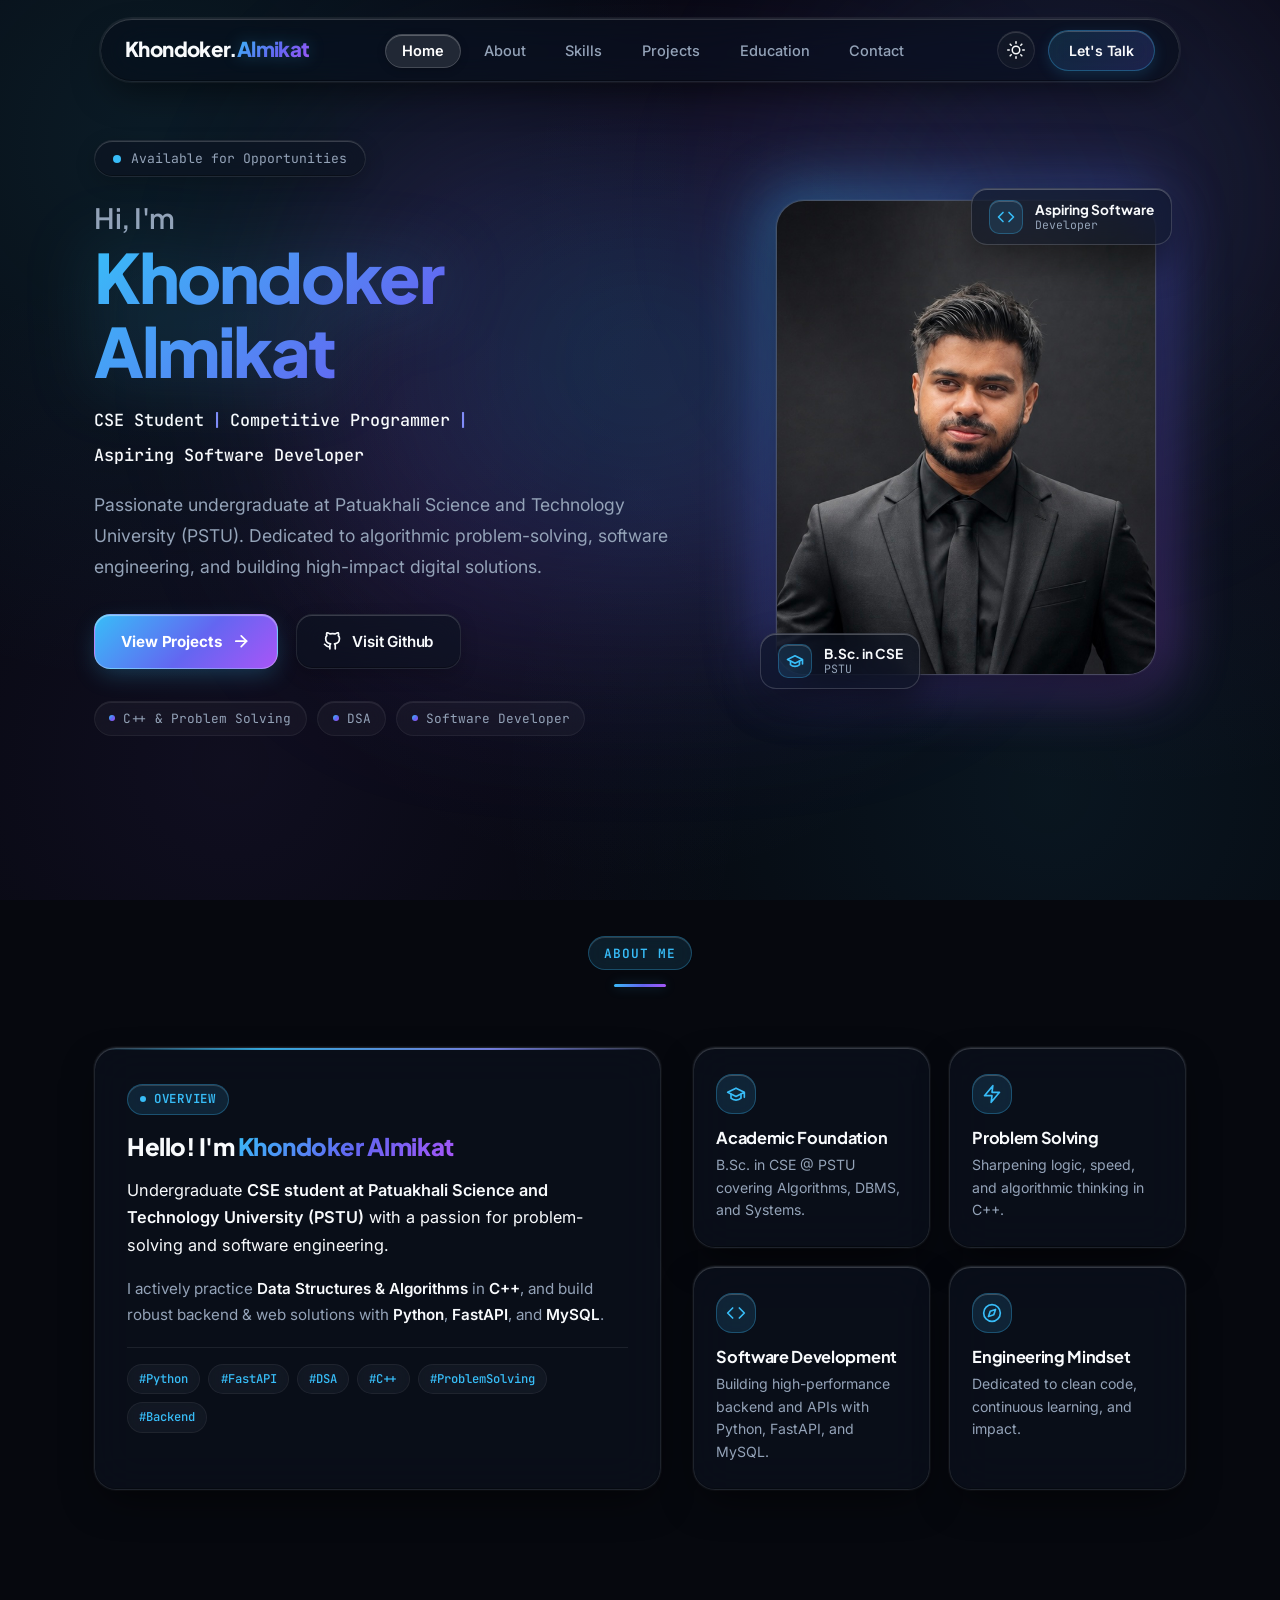
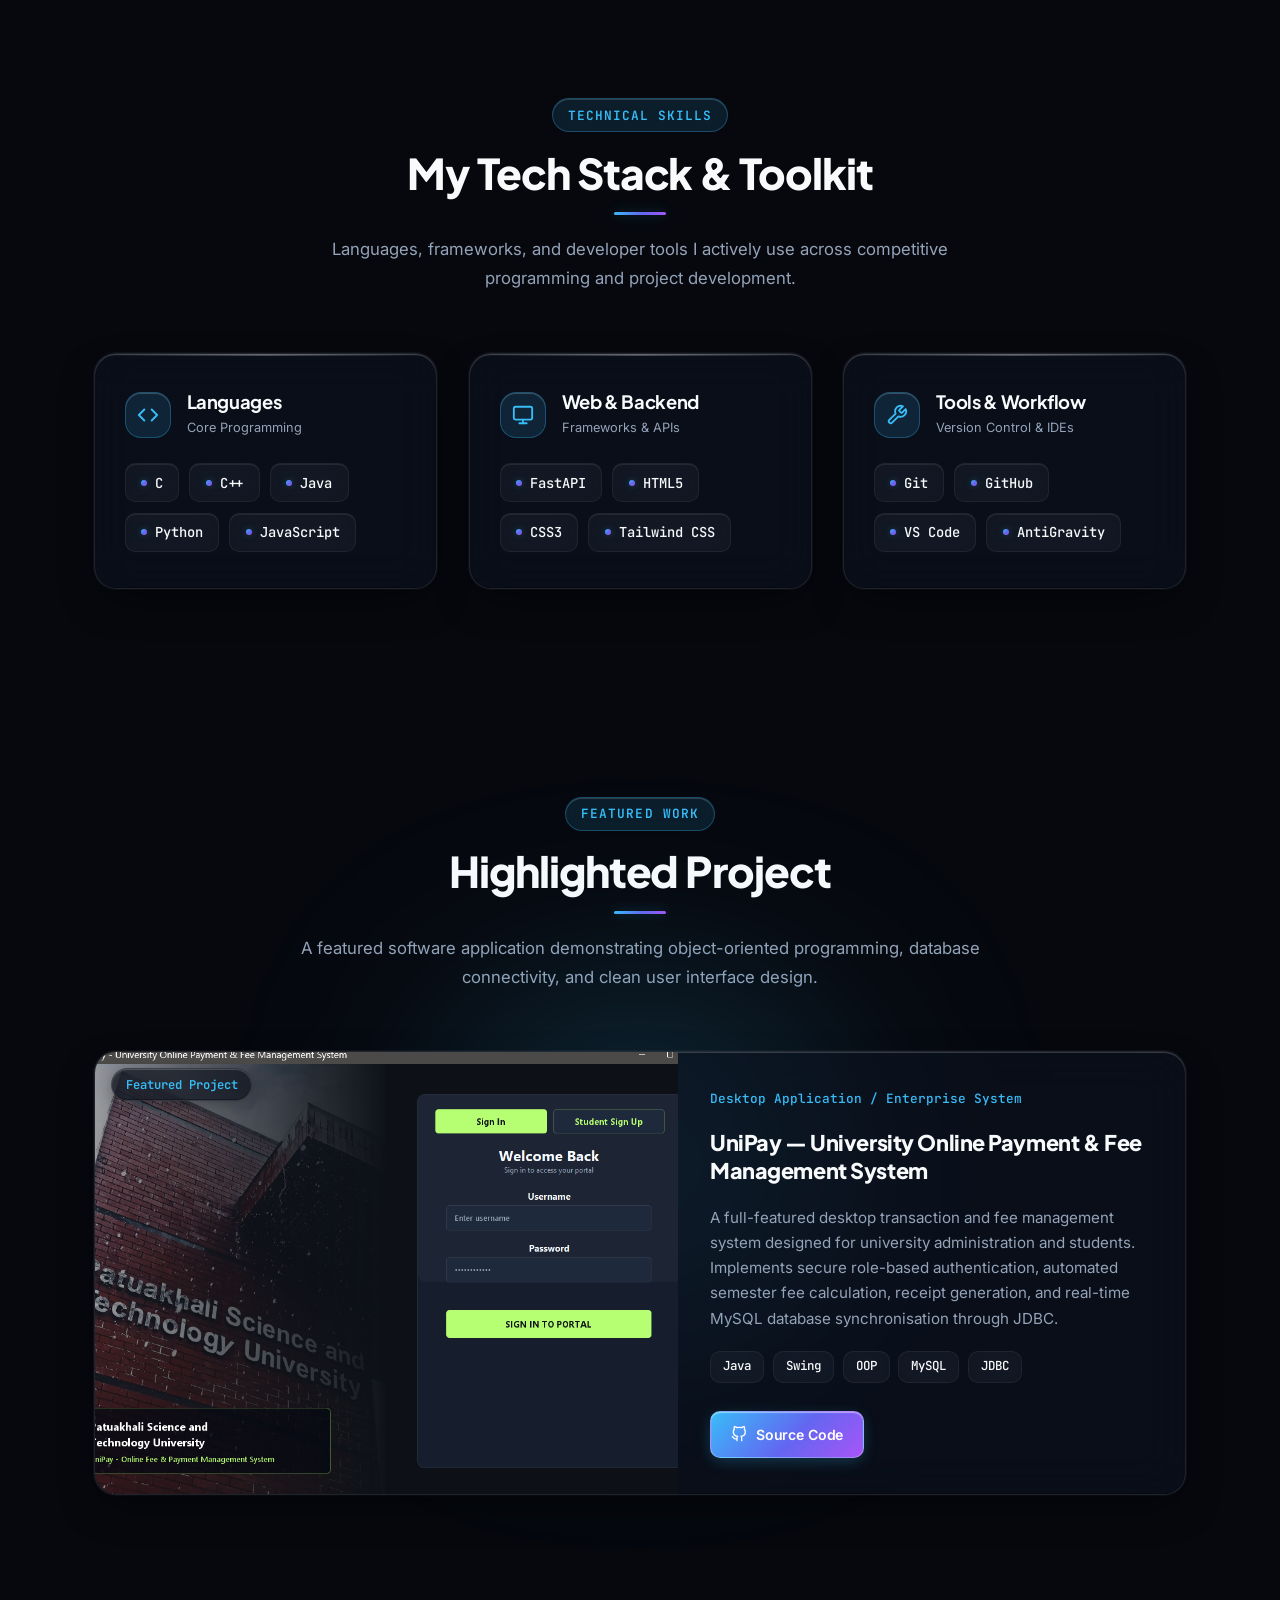
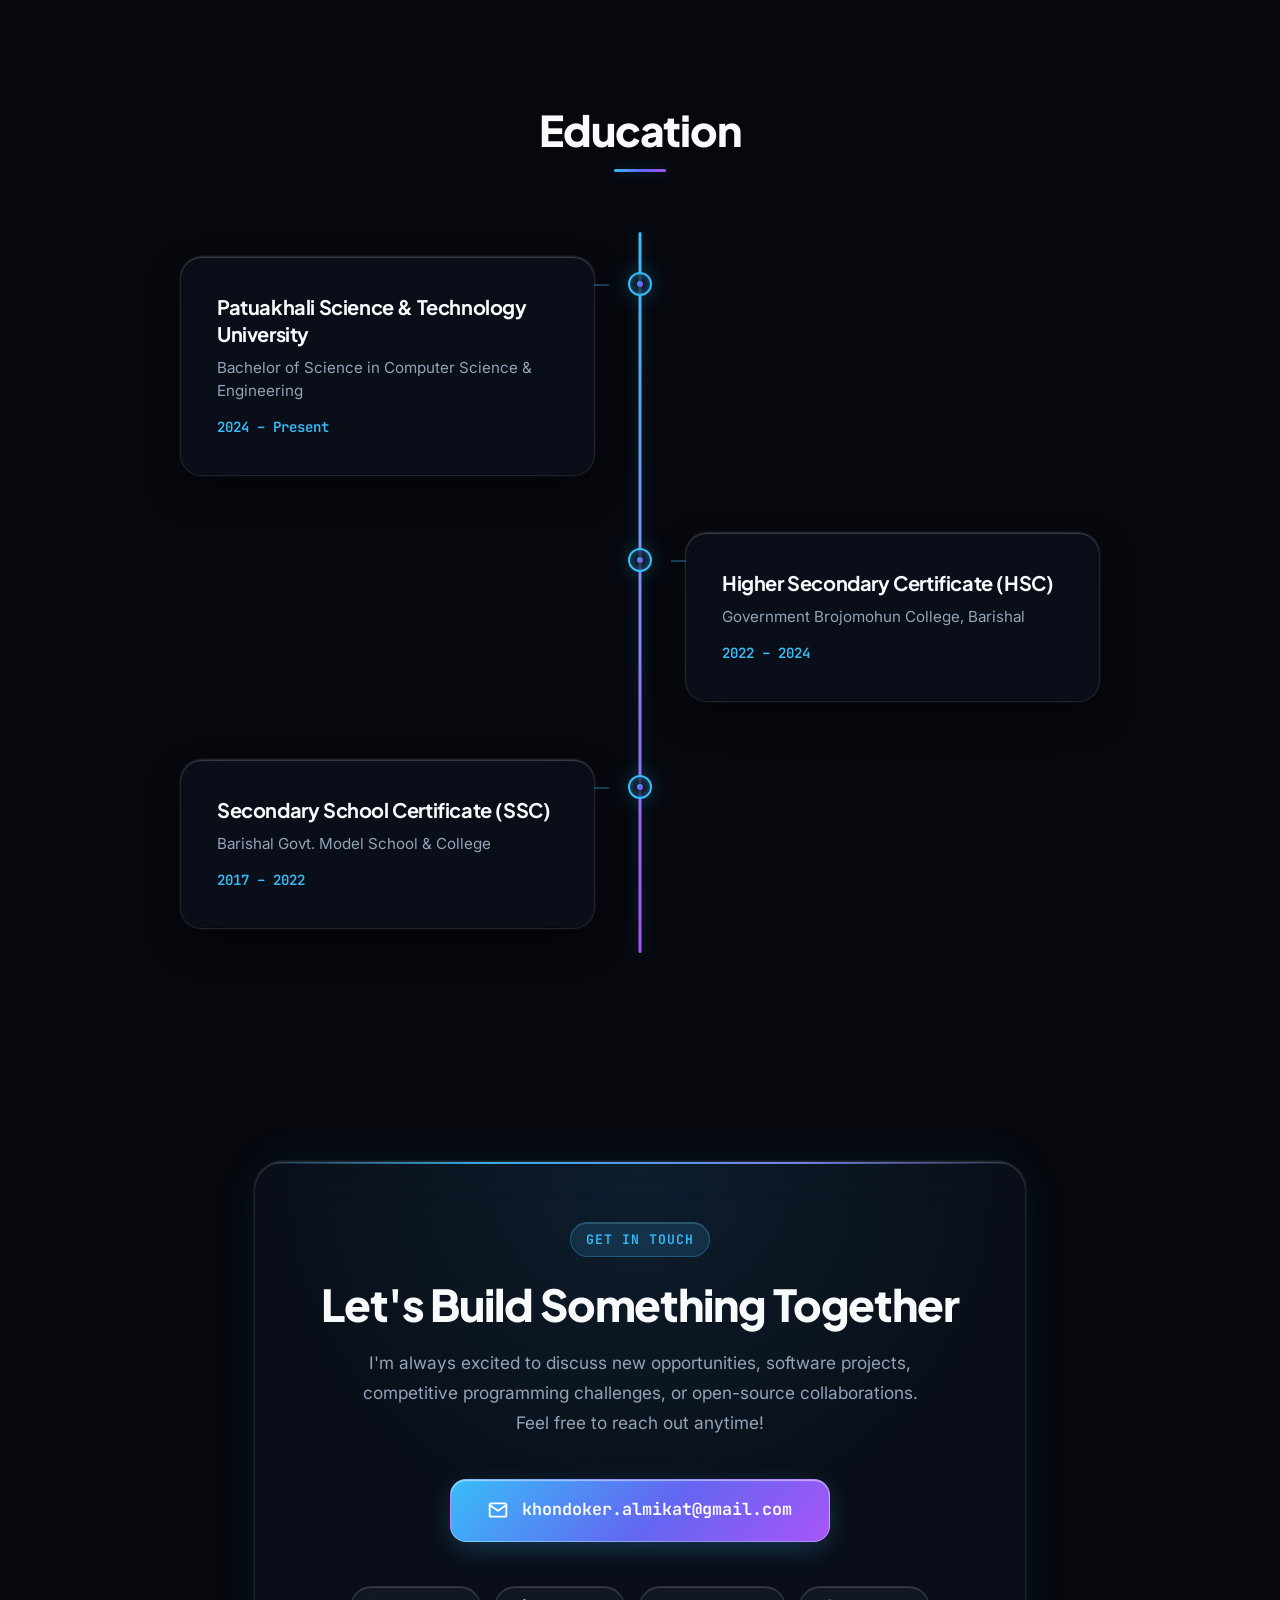
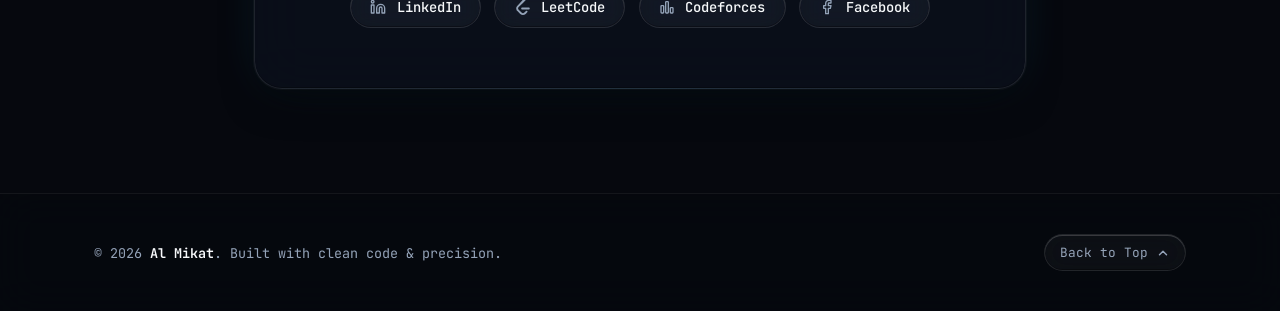
<file: index.html>
<!DOCTYPE html>
<html lang="en">
<head>
  <meta charset="UTF-8">
  <meta name="viewport" content="width=device-width, initial-scale=1.0">
  <meta http-equiv="X-UA-Compatible" content="ie=edge">
  <title>Al Mikat — CSE Student &amp; Developer Portfolio</title>
  <meta name="description" content="Personal portfolio of Al Mikat, CSE Student at PSTU, Competitive Programmer, and Aspiring Software Developer.">
  <meta name="keywords" content="Al Mikat, Khondoker Almikat, CSE Student, PSTU, Competitive Programmer, Software Developer, Java, C++, Web Developer, Bangladesh">
  <meta name="author" content="Al Mikat">
  <meta name="theme-color" content="#06080e" id="metaThemeColor">

  <!-- OpenGraph / Social Metadata -->
  <meta property="og:type" content="website">
  <meta property="og:site_name" content="Al Mikat Portfolio">
  <meta property="og:title" content="Al-Mikat — CSE Student &amp; Developer Portfolio">
  <meta property="og:description" content="CSE Student at PSTU | Competitive Programmer | Aspiring Software Developer.">
  <meta property="og:image" content="assets/brand-logo.png">
  <meta property="og:image:alt" content="Al Mikat Brand Logo">

  <!-- Twitter / X Card Metadata -->
  <meta name="twitter:card" content="summary_large_image">
  <meta name="twitter:title" content="Al-Mikat — CSE Student &amp; Developer Portfolio">
  <meta name="twitter:description" content="CSE Student at PSTU | Competitive Programmer | Aspiring Software Developer.">
  <meta name="twitter:image" content="assets/brand-logo.png">

  <!-- Favicon & Touch Icons -->
  <link rel="icon" type="image/png" href="assets/brand-logo.png">
  <link rel="apple-touch-icon" href="assets/brand-logo.png">

  <!-- Google Fonts: Plus Jakarta Sans, Inter, JetBrains Mono -->
  <link rel="preconnect" href="https://fonts.googleapis.com">
  <link rel="preconnect" href="https://fonts.gstatic.com" crossorigin>
  <link href="https://fonts.googleapis.com/css2?family=Inter:wght@400;500;600&family=JetBrains+Mono:wght@400;500;600&family=Plus+Jakarta+Sans:wght@500;600;700;800&display=swap" rel="stylesheet">

  <!-- Main Stylesheet -->
  <link rel="stylesheet" href="css/style.css?v=2">
</head>
<body>

  <!-- =========================================================================
       Navigation Header (Sticky & Glassmorphism)
       ========================================================================= -->
  <header class="site-header" id="siteHeader">
    <div class="container nav-container">
      <a href="#home" class="brand-logo" id="brandLogo" aria-label="Al Mikat Home">
        Khondoker.<span class="accent-dot">Almikat</span>
      </a>

      <!-- Desktop Navigation Menu -->
      <nav aria-label="Main Navigation">
        <ul class="nav-links" id="navLinks">
          <li><a href="#home" class="nav-link active" id="navLinkHome">Home</a></li>
          <li><a href="#about" class="nav-link" id="navLinkAbout">About</a></li>
          <li><a href="#skills" class="nav-link" id="navLinkSkills">Skills</a></li>
          <li><a href="#projects" class="nav-link" id="navLinkProjects">Projects</a></li>
          <li><a href="#education" class="nav-link" id="navLinkEducation">Education</a></li>
          <li><a href="#contact" class="nav-link" id="navLinkContact">Contact</a></li>
        </ul>
      </nav>

      <div class="nav-actions">
        <!-- Theme Toggle Switcher (Dark / Light) -->
        <button class="theme-toggle-btn" id="themeToggleBtn" aria-label="Toggle light and dark theme" title="Toggle Theme">
          <svg class="theme-icon theme-icon-sun" viewBox="0 0 24 24" fill="none" stroke="currentColor" stroke-width="2" stroke-linecap="round" stroke-linejoin="round">
            <circle cx="12" cy="12" r="5"></circle>
            <line x1="12" y1="1" x2="12" y2="3"></line>
            <line x1="12" y1="21" x2="12" y2="23"></line>
            <line x1="4.22" y1="4.22" x2="5.64" y2="5.64"></line>
            <line x1="18.36" y1="18.36" x2="19.78" y2="19.78"></line>
            <line x1="1" y1="12" x2="3" y2="12"></line>
            <line x1="21" y1="12" x2="23" y2="12"></line>
            <line x1="4.22" y1="19.78" x2="5.64" y2="18.36"></line>
            <line x1="18.36" y1="5.64" x2="19.78" y2="4.22"></line>
          </svg>
          <svg class="theme-icon theme-icon-moon" viewBox="0 0 24 24" fill="none" stroke="currentColor" stroke-width="2" stroke-linecap="round" stroke-linejoin="round">
            <path d="M21 12.79A9 9 0 1 1 11.21 3 7 7 0 0 0 21 12.79z"></path>
          </svg>
        </button>

        <!-- Quick Contact CTA -->
        <a href="#contact" class="btn btn-nav-cta d-none-mobile">Let's Talk</a>

        <!-- Mobile Menu Toggle Button -->
        <button class="mobile-menu-btn" id="mobileMenuBtn" aria-label="Toggle navigation menu" aria-expanded="false">
          <span class="hamburger-line"></span>
        </button>
      </div>
    </div>
  </header>

  <main>
    <!-- =======================================================================
         1. Home Section (#home) - Modern Visual Hero with Portrait
         ======================================================================= -->
    <section class="section hero-section" id="home">
      <div class="hero-ambient-glow"></div>
      <div class="container hero-container">
        <div class="hero-grid">
          <!-- Left Column: Bio & Calls to Action -->
          <div class="hero-content">
            <div class="status-pill">
              <span class="pulse-dot"></span>
              <span>Available for Opportunities</span>
            </div>

            <h2 class="hero-greeting">Hi, I'm</h2>
            <h1 class="hero-name-big"><span class="accent-text">Khondoker Almikat</span></h1>

            <p class="hero-subtitle">
              CSE Student <span class="divider">|</span> Competitive Programmer <span class="divider">|</span> Aspiring Software Developer
            </p>

            <p class="hero-desc">
              Passionate undergraduate at Patuakhali Science and Technology University (PSTU). Dedicated to algorithmic problem-solving, software engineering, and building high-impact digital solutions.
            </p>

            <div class="hero-actions">
              <a href="#projects" class="btn btn-primary" id="heroBtnProjects">
                <span>View Projects</span>
                <svg class="btn-icon" viewBox="0 0 24 24" fill="none" stroke="currentColor" stroke-width="2.2" stroke-linecap="round" stroke-linejoin="round">
                  <line x1="5" y1="12" x2="19" y2="12"></line>
                  <polyline points="12 5 19 12 12 19"></polyline>
                </svg>
              </a>
              <a href="https://github.com/kh-almikat" target="_blank" rel="noopener noreferrer" class="btn btn-secondary" id="heroBtnGithub">
                <svg class="btn-icon" viewBox="0 0 24 24" fill="none" stroke="currentColor" stroke-width="2.2" stroke-linecap="round" stroke-linejoin="round">
                  <path d="M9 19c-5 1.5-5-2.5-7-3m14 6v-3.87a3.37 3.37 0 0 0-.94-2.61c3.14-.35 6.44-1.54 6.44-7A5.44 5.44 0 0 0 20 4.77 5.07 5.07 0 0 0 19.91 1S18.73.65 16 2.48a13.38 13.38 0 0 0-7 0C6.27.65 5.09 1 5.09 1A5.07 5.07 0 0 0 5 4.77a5.44 5.44 0 0 0-1.5 3.78c0 5.42 3.3 6.61 6.44 7A3.37 3.37 0 0 0 9 18.13V22"></path>
                </svg>
                <span>Visit Github</span>
              </a>
            </div>

            <div class="hero-quick-tags">
              <span class="quick-tag">
                <span class="quick-tag-dot"></span>
                <span>C++ &amp; Problem Solving</span>
              </span>
              <span class="quick-tag">
                <span class="quick-tag-dot"></span>
                <span>DSA</span>
              </span>
              <span class="quick-tag">
                <span class="quick-tag-dot"></span>
                <span>Software Developer</span>
              </span>
            </div>
          </div>

          <!-- Right Column: Visual Portrait Card -->
          <div class="hero-visual">
            <div class="hero-image-frame-wrap">
              <div class="hero-image-backdrop-glow"></div>
              <div class="hero-image-frame">
                <img src="assets/hero-portrait.png" alt="Khondoker Almikat" class="hero-portrait-img" width="500" height="600" loading="eager">
              </div>

              <!-- Floating Badges -->
              <div class="hero-float-badge badge-top-right">
                <div class="float-badge-icon">
                  <svg viewBox="0 0 24 24" fill="none" stroke="currentColor" stroke-width="2.2" stroke-linecap="round" stroke-linejoin="round">
                    <polyline points="16 18 22 12 16 6"></polyline>
                    <polyline points="8 6 2 12 8 18"></polyline>
                  </svg>
                </div>
                <div class="float-badge-text">
                  <span class="float-badge-title">Aspiring Software</span>
                  <span class="float-badge-sub">Developer</span>
                </div>
              </div>

              <div class="hero-float-badge badge-bottom-left">
                <div class="float-badge-icon">
                  <svg viewBox="0 0 24 24" fill="none" stroke="currentColor" stroke-width="2.2" stroke-linecap="round" stroke-linejoin="round">
                    <path d="M22 10v6M2 10l10-5 10 5-10 5z"></path>
                    <path d="M6 12v5c3 3 9 3 12 0v-5"></path>
                  </svg>
                </div>
                <div class="float-badge-text">
                  <span class="float-badge-title">B.Sc. in CSE</span>
                  <span class="float-badge-sub">PSTU</span>
                </div>
              </div>
            </div>
          </div>
        </div>
      </div>
    </section>

    <!-- =======================================================================
         2. About Section (#about) - Modern Bento Architecture (Concise)
         ======================================================================= -->
    <section class="section about-section" id="about">
      <div class="container about-container">
        <div class="section-header">
          <span class="section-tag">About Me</span>
          <div class="section-underline"></div>
        </div>

        <div class="about-modern-grid">
          <!-- Main Story Card -->
          <div class="about-card about-story-card">
            <div class="about-card-badge">
              <span class="badge-dot"></span>
              <span>Overview</span>
            </div>
            
            <h3 class="about-story-title">
              Hello! I'm <span class="accent-text">Khondoker Almikat</span>
            </h3>
            
            <p class="about-lead-para">
              Undergraduate <strong>CSE student at Patuakhali Science and Technology University (PSTU)</strong> with a passion for problem-solving and software engineering.
            </p>

            <p>
              I actively practice <strong>Data Structures &amp; Algorithms</strong> in <strong>C++</strong>, and build robust backend &amp; web solutions with <strong>Python</strong>, <strong>FastAPI</strong>, and <strong>MySQL</strong>.
            </p>

            <div class="about-chips-list">
              <span class="about-chip">#Python</span>
              <span class="about-chip">#FastAPI</span>
              <span class="about-chip">#DSA</span>
              <span class="about-chip">#C++</span>
              <span class="about-chip">#ProblemSolving</span>
              <span class="about-chip">#Backend</span>
            </div>
          </div>

          <!-- 4 Highlight Bento Cards -->
          <div class="about-bento-grid">
            <!-- Bento 1: Education -->
            <div class="about-card bento-card">
              <div class="bento-icon-box">
                <svg viewBox="0 0 24 24" fill="none" stroke="currentColor" stroke-width="2" stroke-linecap="round" stroke-linejoin="round">
                  <path d="M22 10v6M2 10l10-5 10 5-10 5z"></path>
                  <path d="M6 12v5c3 3 9 3 12 0v-5"></path>
                </svg>
              </div>
              <div class="bento-content">
                <h4 class="bento-title">Academic Foundation</h4>
                <p class="bento-text">B.Sc. in CSE @ PSTU covering Algorithms, DBMS, and Systems.</p>
              </div>
            </div>

            <!-- Bento 2: Problem Solving -->
            <div class="about-card bento-card">
              <div class="bento-icon-box">
                <svg viewBox="0 0 24 24" fill="none" stroke="currentColor" stroke-width="2" stroke-linecap="round" stroke-linejoin="round">
                  <polygon points="13 2 3 14 12 14 11 22 21 10 12 10 13 2"></polygon>
                </svg>
              </div>
              <div class="bento-content">
                <h4 class="bento-title">Problem Solving</h4>
                <p class="bento-text">Sharpening logic, speed, and algorithmic thinking in C++.</p>
              </div>
            </div>

            <!-- Bento 3: Software Craft -->
            <div class="about-card bento-card">
              <div class="bento-icon-box">
                <svg viewBox="0 0 24 24" fill="none" stroke="currentColor" stroke-width="2" stroke-linecap="round" stroke-linejoin="round">
                  <polyline points="16 18 22 12 16 6"></polyline>
                  <polyline points="8 6 2 12 8 18"></polyline>
                </svg>
              </div>
              <div class="bento-content">
                <h4 class="bento-title">Software Development</h4>
                <p class="bento-text">Building high-performance backend and APIs with Python, FastAPI, and MySQL.</p>
              </div>
            </div>

            <!-- Bento 4: Mindset -->
            <div class="about-card bento-card">
              <div class="bento-icon-box">
                <svg viewBox="0 0 24 24" fill="none" stroke="currentColor" stroke-width="2" stroke-linecap="round" stroke-linejoin="round">
                  <circle cx="12" cy="12" r="10"></circle>
                  <polygon points="16.24 7.76 14.12 14.12 7.76 16.24 9.88 9.88 16.24 7.76"></polygon>
                </svg>
              </div>
              <div class="bento-content">
                <h4 class="bento-title">Engineering Mindset</h4>
                <p class="bento-text">Dedicated to clean code, continuous learning, and impact.</p>
              </div>
            </div>
          </div>
        </div>
      </div>
    </section>

    <!-- =======================================================================
         3. Skills Section (#skills)
         ======================================================================= -->
    <section class="section" id="skills">
      <div class="container">
        <div class="section-header">
          <span class="section-tag">Technical Skills</span>
          <h2 class="section-title">My Tech Stack &amp; Toolkit</h2>
          <div class="section-underline"></div>
          <p class="section-subtitle">
            Languages, frameworks, and developer tools I actively use across competitive programming and project development.
          </p>
        </div>

        <div class="skills-grid">
          <!-- Category 1: Languages -->
          <div class="skill-category-card">
            <div class="skill-category-header">
              <div class="skill-cat-icon">
                <svg viewBox="0 0 24 24" fill="none" stroke="currentColor" stroke-width="2" stroke-linecap="round" stroke-linejoin="round">
                  <polyline points="16 18 22 12 16 6"></polyline>
                  <polyline points="8 6 2 12 8 18"></polyline>
                </svg>
              </div>
              <div>
                <h3 class="skill-cat-title">Languages</h3>
                <span class="skill-cat-sub">Core Programming</span>
              </div>
            </div>
            <div class="skill-chips-wrap">
              <div class="skill-chip">
                <span class="skill-dot"></span>
                <span class="skill-name">C</span>
              </div>
              <div class="skill-chip">
                <span class="skill-dot"></span>
                <span class="skill-name">C++</span>
              </div>
              <div class="skill-chip">
                <span class="skill-dot"></span>
                <span class="skill-name">Java</span>
              </div>
              <div class="skill-chip">
                <span class="skill-dot"></span>
                <span class="skill-name">Python</span>
              </div>
              <div class="skill-chip">
                <span class="skill-dot"></span>
                <span class="skill-name">JavaScript</span>
              </div>
            </div>
          </div>

          <!-- Category 2: Web Development -->
          <div class="skill-category-card">
            <div class="skill-category-header">
              <div class="skill-cat-icon">
                <svg viewBox="0 0 24 24" fill="none" stroke="currentColor" stroke-width="2" stroke-linecap="round" stroke-linejoin="round">
                  <rect x="2" y="3" width="20" height="14" rx="2" ry="2"></rect>
                  <line x1="8" y1="21" x2="16" y2="21"></line>
                  <line x1="12" y1="17" x2="12" y2="21"></line>
                </svg>
              </div>
              <div>
                <h3 class="skill-cat-title">Web &amp; Backend</h3>
                <span class="skill-cat-sub">Frameworks &amp; APIs</span>
              </div>
            </div>
            <div class="skill-chips-wrap">
              <div class="skill-chip">
                <span class="skill-dot"></span>
                <span class="skill-name">FastAPI</span>
              </div>
              <div class="skill-chip">
                <span class="skill-dot"></span>
                <span class="skill-name">HTML5</span>
              </div>
              <div class="skill-chip">
                <span class="skill-dot"></span>
                <span class="skill-name">CSS3</span>
              </div>
              <div class="skill-chip">
                <span class="skill-dot"></span>
                <span class="skill-name">Tailwind CSS</span>
              </div>
            </div>
          </div>

          <!-- Category 3: Tools -->
          <div class="skill-category-card">
            <div class="skill-category-header">
              <div class="skill-cat-icon">
                <svg viewBox="0 0 24 24" fill="none" stroke="currentColor" stroke-width="2" stroke-linecap="round" stroke-linejoin="round">
                  <path d="M14.7 6.3a1 1 0 0 0 0 1.4l1.6 1.6a1 1 0 0 0 1.4 0l3.77-3.77a6 6 0 0 1-7.94 7.94l-6.91 6.91a2.12 2.12 0 0 1-3-3l6.91-6.91a6 6 0 0 1 7.94-7.94l-3.76 3.76z"></path>
                </svg>
              </div>
              <div>
                <h3 class="skill-cat-title">Tools &amp; Workflow</h3>
                <span class="skill-cat-sub">Version Control &amp; IDEs</span>
              </div>
            </div>
            <div class="skill-chips-wrap">
              <div class="skill-chip">
                <span class="skill-dot"></span>
                <span class="skill-name">Git</span>
              </div>
              <div class="skill-chip">
                <span class="skill-dot"></span>
                <span class="skill-name">GitHub</span>
              </div>
              <div class="skill-chip">
                <span class="skill-dot"></span>
                <span class="skill-name">VS Code</span>
              </div>
              <div class="skill-chip">
                <span class="skill-dot"></span>
                <span class="skill-name">AntiGravity</span>
              </div>
            </div>
          </div>
        </div>
      </div>
    </section>

    <!-- =======================================================================
         4. Projects Section (#projects) - High Priority Showcase
         ======================================================================= -->
    <section class="section projects-section" id="projects">
      <div class="container">
        <div class="section-header">
          <span class="section-tag">Featured Work</span>
          <h2 class="section-title">Highlighted Project</h2>
          <div class="section-underline"></div>
          <p class="section-subtitle">
            A featured software application demonstrating object-oriented programming, database connectivity, and clean user interface design.
          </p>
        </div>

        <div class="projects-grid">
          <!-- Project: UniPay (Flagship Highlight) -->
          <article class="project-card featured-project">
            <div class="project-preview-wrap">
              <img 
                src="assets/project-unipay.png" 
                alt="UniPay — University Online Payment &amp; Fee Management System"
                class="project-img"
                loading="lazy"
              >
              <div class="project-badge-pill">Featured Project</div>
            </div>

            <div class="project-content">
              <div class="project-meta-top">
                <span class="project-category">Desktop Application / Enterprise System</span>
              </div>

              <h3 class="project-title">UniPay — University Online Payment &amp; Fee Management System</h3>

              <p class="project-desc">
                A full-featured desktop transaction and fee management system designed for university administration and students. Implements secure role-based authentication, automated semester fee calculation, receipt generation, and real-time MySQL database synchronisation through JDBC.
              </p>

              <div class="project-tech-tags">
                <span class="tech-tag">Java</span>
                <span class="tech-tag">Swing</span>
                <span class="tech-tag">OOP</span>
                <span class="tech-tag">MySQL</span>
                <span class="tech-tag">JDBC</span>
              </div>

              <div class="project-actions">
                <a href="https://github.com/kh-almikat/UniPay" target="_blank" rel="noopener noreferrer" class="btn btn-project-primary" aria-label="View UniPay Source Code on GitHub">
                  <svg viewBox="0 0 24 24" fill="none" stroke="currentColor" stroke-width="2" stroke-linecap="round" stroke-linejoin="round">
                    <path d="M9 19c-5 1.5-5-2.5-7-3m14 6v-3.87a3.37 3.37 0 0 0-.94-2.61c3.14-.35 6.44-1.54 6.44-7A5.44 5.44 0 0 0 20 4.77 5.07 5.07 0 0 0 19.91 1S18.73.65 16 2.48a13.38 13.38 0 0 0-7 0C6.27.65 5.09 1 5.09 1A5.07 5.07 0 0 0 5 4.77a5.44 5.44 0 0 0-1.5 3.78c0 5.42 3.3 6.61 6.44 7A3.37 3.37 0 0 0 9 18.13V22"></path>
                  </svg>
                  <span>Source Code</span>
                </a>
              </div>
            </div>
          </article>
        </div>
      </div>
    </section>

    <!-- =======================================================================
         5. Education Section (#education) - Vertical Alternating Timeline
         ======================================================================= -->
    <section class="section education-section" id="education">
      <div class="container">
        <div class="section-header">
          <h2 class="section-title">Education</h2>
          <div class="section-underline"></div>
        </div>

        <div class="timeline-container">
          <div class="timeline-line"></div>

          <!-- Item 1 (Left) - University -->
          <div class="timeline-item timeline-left">
            <div class="timeline-dot">
              <span class="timeline-dot-inner"></span>
            </div>
            <div class="timeline-card">
              <h3 class="timeline-title">Patuakhali Science &amp; Technology University</h3>
              <p class="timeline-degree">Bachelor of Science in Computer Science &amp; Engineering</p>
              <div class="timeline-date">2024 – Present </div>
            </div>
          </div>

          <!-- Item 2 (Right) - HSC -->
          <div class="timeline-item timeline-right">
            <div class="timeline-dot">
              <span class="timeline-dot-inner"></span>
            </div>
            <div class="timeline-card">
              <h3 class="timeline-title">Higher Secondary Certificate (HSC)</h3>
              <p class="timeline-degree">Government Brojomohun College, Barishal</p>
              <div class="timeline-date">2022 – 2024</div>
            </div>
          </div>

          <!-- Item 3 (Left) - SSC -->
          <div class="timeline-item timeline-left">
            <div class="timeline-dot">
              <span class="timeline-dot-inner"></span>
            </div>
            <div class="timeline-card">
              <h3 class="timeline-title">Secondary School Certificate (SSC)</h3>
              <p class="timeline-degree">Barishal Govt. Model School & College</p>
              <div class="timeline-date">2017 – 2022</div>
            </div>
          </div>
        </div>
      </div>
    </section>

    <!-- =======================================================================
         6. Contact Section (#contact)
         ======================================================================= -->
    <section class="section contact-section" id="contact">
      <div class="container contact-container">
        <div class="contact-card">
          <div class="contact-tag">Get in Touch</div>
          
          <h2 class="contact-heading">
            Let's Build Something Together 
          </h2>

          <p class="contact-message">
            I'm always excited to discuss new opportunities, software projects, competitive programming challenges, or open-source collaborations. Feel free to reach out anytime!
          </p>

          <!-- Direct Email Link -->
          <div class="contact-email-wrap">
            <a href="mailto:khondoker.almikat@gmail.com" class="contact-email-btn" id="contactEmailBtn">
              <svg width="20" height="20" viewBox="0 0 24 24" fill="none" stroke="currentColor" stroke-width="2.2" stroke-linecap="round" stroke-linejoin="round">
                <path d="M4 4h16c1.1 0 2 .9 2 2v12c0 1.1-.9 2-2 2H4c-1.1 0-2-.9-2-2V6c0-1.1.9-2 2-2z"></path>
                <polyline points="22,6 12,13 2,6"></polyline>
              </svg>
              <span>khondoker.almikat@gmail.com</span>
            </a>
          </div>

          <!-- Social Links Row -->
          <div class="social-links-grid">
            <!-- LinkedIn -->
            <a href="https://www.linkedin.com/in/khondoker-almikat/" target="_blank" rel="noopener noreferrer" class="social-link-item" aria-label="LinkedIn Profile">
              <svg viewBox="0 0 24 24" fill="none" stroke="currentColor" stroke-width="2" stroke-linecap="round" stroke-linejoin="round">
                <path d="M16 8a6 6 0 0 1 6 6v7h-4v-7a2 2 0 0 0-2-2 2 2 0 0 0-2 2v7h-4v-7a6 6 0 0 1 6-6z"></path>
                <rect x="2" y="9" width="4" height="12"></rect>
                <circle cx="4" cy="4" r="2"></circle>
              </svg>
              <span>LinkedIn</span>
            </a>

            <!-- LeetCode -->
            <a href="https://leetcode.com/u/kh_almikat/" target="_blank" rel="noopener noreferrer" class="social-link-item" aria-label="LeetCode Profile">
              <svg viewBox="0 0 24 24" fill="currentColor">
                <path d="M13.483 0a1.374 1.374 0 0 0-.961.438L7.116 6.226l-3.854 4.126a5.266 5.266 0 0 0-1.209 2.104 5.35 5.35 0 0 0-.125.513 5.527 5.527 0 0 0 .062 2.362 5.83 5.83 0 0 0 .349 1.017 5.938 5.938 0 0 0 1.271 1.818l4.277 4.193.039.038c2.248 2.165 5.852 2.133 8.063-.074l2.396-2.392c.54-.54.54-1.414.003-1.955a1.378 1.378 0 0 0-1.951-.003l-2.396 2.392a3.021 3.021 0 0 1-4.205.038l-.02-.019-4.276-4.193c-.652-.64-.972-1.469-.948-2.263a2.68 2.68 0 0 1 .666-1.607 2.6 2.6 0 0 1 .688-.534L11.55 6.44l4.032-4.045c.54-.54.54-1.414.003-1.955A1.37 1.37 0 0 0 13.483 0zm-2.866 12.815a1.38 1.38 0 0 0-1.38 1.382 1.38 1.38 0 0 0 1.38 1.382H20.79a1.38 1.38 0 0 0 1.38-1.382 1.38 1.38 0 0 0-1.38-1.382z"/>
              </svg>
              <span>LeetCode</span>
            </a>

            <!-- Codeforces -->
            <a href="https://codeforces.com/profile/almikat_ahmed" target="_blank" rel="noopener noreferrer" class="social-link-item" aria-label="Codeforces Profile">
              <svg viewBox="0 0 24 24" fill="none" stroke="currentColor" stroke-width="2" stroke-linecap="round" stroke-linejoin="round">
                <rect x="3" y="10" width="4" height="11" rx="1"></rect>
                <rect x="10" y="4" width="4" height="17" rx="1"></rect>
                <rect x="17" y="13" width="4" height="8" rx="1"></rect>
              </svg>
              <span>Codeforces</span>
            </a>

            <!-- Facebook -->
            <a href="https://www.facebook.com/almikat.ahmed" target="_blank" rel="noopener noreferrer" class="social-link-item" aria-label="Facebook Profile">
              <svg viewBox="0 0 24 24" fill="none" stroke="currentColor" stroke-width="2" stroke-linecap="round" stroke-linejoin="round">
                <path d="M18 2h-3a5 5 0 0 0-5 5v3H7v4h3v8h4v-8h3l1-4h-4V7a1 1 0 0 1 1-1h3z"></path>
              </svg>
              <span>Facebook</span>
            </a>
          </div>
        </div>
      </div>
    </section>
  </main>

  <!-- =========================================================================
       Site Footer
       ========================================================================= -->
  <footer class="site-footer">
    <div class="container footer-container">
      <p class="footer-copy">
        &copy; 2026 <span class="white-text">Al Mikat</span>. Built with clean code &amp; precision.
      </p>

      <a href="#home" class="back-to-top-btn" id="backToTopBtn" aria-label="Scroll back to top">
        <span>Back to Top</span>
        <svg width="14" height="14" viewBox="0 0 24 24" fill="none" stroke="currentColor" stroke-width="2.5" stroke-linecap="round" stroke-linejoin="round">
          <polyline points="18 15 12 9 6 15"></polyline>
        </svg>
      </a>
    </div>
  </footer>

  <!-- Main JavaScript File -->
  <script src="js/main.js?v=2"></script>
</body>
</html>
</file>
<file: css/style.css>
/* ==========================================================================
   Khondoker Almikat — Developer Portfolio
   Liquid Glass / Glassmorphism Design System
   Inspired by Apple visionOS & modern high-end glass aesthetics
   ========================================================================== */

/* --------------------------------------------------------------------------
   1. CSS Custom Properties (Variables)
   -------------------------------------------------------------------------- */
:root {
  /* Dark Mode (Default) — Obsidian Navy Liquid Glass */
  --bg-main: #06080e;
  --bg-canvas: #090d16;
  
  /* Translucent Glass Surface Tokens */
  --bg-glass-card: rgba(13, 19, 33, 0.58);
  --bg-glass-card-hover: rgba(18, 27, 48, 0.72);
  --bg-glass-surface: rgba(255, 255, 255, 0.035);
  --bg-glass-surface-hover: rgba(255, 255, 255, 0.075);
  --bg-glass-pill: rgba(255, 255, 255, 0.05);
  --bg-glass-nav: rgba(10, 15, 26, 0.68);
  --bg-glass-nav-scrolled: rgba(8, 12, 22, 0.84);
  --bg-surface-subtle: rgba(255, 255, 255, 0.04);
  --bg-card: rgba(13, 19, 33, 0.58);
  --bg-card-hover: rgba(18, 27, 48, 0.72);
  --bg-header: rgba(10, 15, 26, 0.68);

  /* Glass Borders & Specular Edges */
  --glass-border: rgba(255, 255, 255, 0.09);
  --glass-border-subtle: rgba(255, 255, 255, 0.06);
  --glass-border-hover: rgba(147, 197, 253, 0.35);
  --glass-border-active: rgba(96, 165, 250, 0.5);
  --border-subtle: rgba(255, 255, 255, 0.08);
  --border-card: rgba(255, 255, 255, 0.09);

  /* Specular Light & Bevel Reflections */
  --glass-specular: inset 0 1px 1px 0 rgba(255, 255, 255, 0.18), inset 0 -1px 0 0 rgba(0, 0, 0, 0.25);
  --glass-specular-hover: inset 0 1px 1px 0 rgba(255, 255, 255, 0.32), inset 0 -1px 0 0 rgba(0, 0, 0, 0.2);
  --glass-inner-bevel: inset 0 1px 0 0 rgba(255, 255, 255, 0.18), inset 0 -1px 0 0 rgba(0, 0, 0, 0.3);

  /* Typography */
  --text-primary: #f8fafc;
  --text-secondary: #94a3b8;
  --text-muted: #64748b;
  --text-on-accent: #ffffff;

  /* Cool-Toned Futuristic Accents */
  --accent-cyan: #38bdf8;
  --accent-blue: #60a5fa;
  --accent-indigo: #6366f1;
  --accent-purple: #a855f7;
  --accent-1: #38bdf8;
  --accent-2: #818cf8;
  --accent-hover: #60a5fa;
  
  --accent-gradient: linear-gradient(135deg, #38bdf8 0%, #6366f1 55%, #a855f7 100%);
  --accent-gradient-hover: linear-gradient(135deg, #60a5fa 0%, #818cf8 55%, #c084fc 100%);
  
  --accent-muted: rgba(56, 189, 248, 0.12);
  --accent-border: rgba(56, 189, 248, 0.3);
  --accent-glow: rgba(56, 189, 248, 0.28);
  --accent-glow-2: rgba(168, 85, 247, 0.22);
  --accent-glow-indigo: rgba(99, 102, 241, 0.25);

  /* Shadows */
  --card-shadow: 0 16px 40px -12px rgba(0, 0, 0, 0.65), 0 0 1px 1px rgba(255, 255, 255, 0.05);
  --card-shadow-hover: 0 24px 50px -12px rgba(0, 0, 0, 0.75), 0 0 30px -4px var(--accent-glow);
  --nav-shadow: 0 16px 36px -10px rgba(0, 0, 0, 0.55), 0 0 1px 1px rgba(255, 255, 255, 0.08);
  --nav-shadow-scrolled: 0 20px 42px -10px rgba(0, 0, 0, 0.7), 0 0 25px -5px rgba(56, 189, 248, 0.16);

  /* Sizing & Radii */
  --container-max: 1140px;
  --header-height: 84px;

  --radius-sm: 10px;
  --radius-md: 16px;
  --radius-lg: 22px;
  --radius-xl: 28px;
  --radius-full: 9999px;

  /* Transitions */
  --transition-fast: 0.2s cubic-bezier(0.16, 1, 0.3, 1);
  --transition-normal: 0.35s cubic-bezier(0.16, 1, 0.3, 1);
  --transition-slow: 0.6s cubic-bezier(0.16, 1, 0.3, 1);
}

/* Light Mode — Frosted Crystal Liquid Glass */
[data-theme="light"] {
  --bg-main: #f1f5f9;
  --bg-canvas: #e2e8f0;

  --bg-glass-card: rgba(255, 255, 255, 0.68);
  --bg-glass-card-hover: rgba(255, 255, 255, 0.88);
  --bg-glass-surface: rgba(255, 255, 255, 0.5);
  --bg-glass-surface-hover: rgba(255, 255, 255, 0.75);
  --bg-glass-pill: rgba(255, 255, 255, 0.7);
  --bg-glass-nav: rgba(255, 255, 255, 0.75);
  --bg-glass-nav-scrolled: rgba(255, 255, 255, 0.92);
  --bg-surface-subtle: rgba(255, 255, 255, 0.5);
  --bg-card: rgba(255, 255, 255, 0.68);
  --bg-card-hover: rgba(255, 255, 255, 0.88);
  --bg-header: rgba(255, 255, 255, 0.75);

  --glass-border: rgba(255, 255, 255, 0.85);
  --glass-border-subtle: rgba(226, 232, 240, 0.8);
  --glass-border-hover: rgba(99, 102, 241, 0.35);
  --glass-border-active: rgba(99, 102, 241, 0.5);
  --border-subtle: rgba(226, 232, 240, 0.8);
  --border-card: rgba(255, 255, 255, 0.85);

  --glass-specular: inset 0 1px 1px 0 rgba(255, 255, 255, 0.95), inset 0 -1px 0 0 rgba(0, 0, 0, 0.05);
  --glass-specular-hover: inset 0 1px 1px 0 #ffffff, inset 0 -1px 0 0 rgba(0, 0, 0, 0.05);
  --glass-inner-bevel: inset 0 1px 0 0 #ffffff, inset 0 -1px 0 0 rgba(0, 0, 0, 0.05);

  --text-primary: #0f172a;
  --text-secondary: #475569;
  --text-muted: #64748b;
  --text-on-accent: #ffffff;

  --accent-cyan: #0284c7;
  --accent-blue: #2563eb;
  --accent-indigo: #4f46e5;
  --accent-purple: #9333ea;
  --accent-1: #0284c7;
  --accent-2: #4f46e5;
  --accent-hover: #0369a1;

  --accent-gradient: linear-gradient(135deg, #0284c7 0%, #4f46e5 55%, #9333ea 100%);
  --accent-gradient-hover: linear-gradient(135deg, #0369a1 0%, #4338ca 55%, #7e22ce 100%);

  --accent-muted: rgba(2, 132, 199, 0.1);
  --accent-border: rgba(2, 132, 199, 0.25);
  --accent-glow: rgba(2, 132, 199, 0.18);
  --accent-glow-2: rgba(147, 51, 234, 0.14);
  --accent-glow-indigo: rgba(79, 70, 229, 0.18);

  --card-shadow: 0 16px 36px -10px rgba(15, 23, 42, 0.08), 0 1px 2px rgba(15, 23, 42, 0.04);
  --card-shadow-hover: 0 24px 48px -10px rgba(15, 23, 42, 0.14), 0 0 25px -4px rgba(79, 70, 229, 0.2);
  --nav-shadow: 0 12px 30px -8px rgba(15, 23, 42, 0.08), 0 1px 1px rgba(255, 255, 255, 0.8);
  --nav-shadow-scrolled: 0 18px 36px -8px rgba(15, 23, 42, 0.12), 0 0 20px -4px rgba(2, 132, 199, 0.15);
}

/* --------------------------------------------------------------------------
   2. Reset & Global Base
   -------------------------------------------------------------------------- */
*, *::before, *::after {
  box-sizing: border-box;
  margin: 0;
  padding: 0;
}

html {
  scroll-behavior: smooth;
  scroll-padding-top: calc(var(--header-height) + 1.5rem);
}

body {
  font-family: 'Inter', -apple-system, BlinkMacSystemFont, 'Segoe UI', Roboto, sans-serif;
  background-color: var(--bg-main);
  color: var(--text-primary);
  line-height: 1.65;
  font-size: 1rem;
  font-weight: 400;
  overflow-x: hidden;
  position: relative;
  min-height: 100vh;
  -webkit-font-smoothing: antialiased;
  -moz-osx-font-smoothing: grayscale;
  transition: background-color var(--transition-normal), color var(--transition-normal);
}

/* --------------------------------------------------------------------------
   Background: Mesh Gradients & Floating Ambient Light Orbs
   -------------------------------------------------------------------------- */
body::before {
  content: '';
  position: fixed;
  inset: 0;
  background: 
    radial-gradient(circle at 12% 16%, rgba(56, 189, 248, 0.11) 0%, transparent 40%),
    radial-gradient(circle at 88% 22%, rgba(168, 85, 247, 0.09) 0%, transparent 45%),
    radial-gradient(circle at 50% 55%, rgba(99, 102, 241, 0.08) 0%, transparent 48%),
    radial-gradient(circle at 18% 85%, rgba(139, 92, 246, 0.08) 0%, transparent 40%),
    radial-gradient(circle at 82% 88%, rgba(56, 189, 248, 0.08) 0%, transparent 42%);
  pointer-events: none;
  z-index: -2;
  transition: opacity var(--transition-normal);
}

/* Smooth ambient drifting glass light source */
body::after {
  content: '';
  position: fixed;
  top: -120px;
  right: -100px;
  width: 650px;
  height: 650px;
  background: radial-gradient(circle, rgba(99, 102, 241, 0.16) 0%, rgba(56, 189, 248, 0.08) 42%, transparent 70%);
  filter: blur(85px);
  pointer-events: none;
  z-index: -1;
  animation: ambientGlowFloat 22s ease-in-out infinite alternate;
}

[data-theme="light"] body::before {
  background: 
    radial-gradient(circle at 12% 16%, rgba(2, 132, 199, 0.08) 0%, transparent 40%),
    radial-gradient(circle at 88% 22%, rgba(147, 51, 234, 0.06) 0%, transparent 45%),
    radial-gradient(circle at 50% 55%, rgba(79, 70, 229, 0.05) 0%, transparent 48%),
    radial-gradient(circle at 82% 88%, rgba(2, 132, 199, 0.06) 0%, transparent 42%);
}

[data-theme="light"] body::after {
  background: radial-gradient(circle, rgba(79, 70, 229, 0.08) 0%, rgba(2, 132, 199, 0.05) 42%, transparent 70%);
  filter: blur(95px);
}

@keyframes ambientGlowFloat {
  0% { transform: translate(0, 0) scale(1); }
  50% { transform: translate(-70px, 90px) scale(1.08); }
  100% { transform: translate(50px, 50px) scale(0.94); }
}

::selection {
  background-color: rgba(56, 189, 248, 0.3);
  color: #ffffff;
}

/* Typography Base */
h1, h2, h3, h4, h5, h6 {
  font-family: 'Plus Jakarta Sans', sans-serif;
  color: var(--text-primary);
  line-height: 1.25;
  font-weight: 700;
  letter-spacing: -0.02em;
}

p {
  color: var(--text-secondary);
}

a {
  color: inherit;
  text-decoration: none;
  transition: color var(--transition-fast);
}

img {
  max-width: 100%;
  height: auto;
  display: block;
}

button {
  font-family: inherit;
  cursor: pointer;
  border: none;
  background: none;
}

/* --------------------------------------------------------------------------
   3. Utility Classes & Layout
   -------------------------------------------------------------------------- */
.container {
  width: 100%;
  max-width: var(--container-max);
  margin-left: auto;
  margin-right: auto;
  padding-left: 1.5rem;
  padding-right: 1.5rem;
}

.section {
  padding: 6.5rem 0;
  position: relative;
}

.section-header {
  text-align: center;
  max-width: 720px;
  margin: 0 auto 3.75rem;
}

.section-tag {
  display: inline-flex;
  align-items: center;
  gap: 0.5rem;
  font-family: 'JetBrains Mono', monospace;
  font-size: 0.8rem;
  font-weight: 600;
  text-transform: uppercase;
  letter-spacing: 0.08em;
  color: var(--accent-1);
  background: var(--accent-muted);
  backdrop-filter: blur(12px);
  -webkit-backdrop-filter: blur(12px);
  border: 1px solid var(--accent-border);
  padding: 0.35rem 0.95rem;
  border-radius: var(--radius-full);
  margin-bottom: 0.85rem;
  box-shadow: inset 0 1px 0 rgba(255, 255, 255, 0.15);
}

.section-title {
  font-size: clamp(2rem, 3.6vw, 2.65rem);
  font-weight: 800;
  letter-spacing: -0.025em;
  color: var(--text-primary);
  margin-bottom: 0.85rem;
}

.section-underline {
  height: 3px;
  width: 52px;
  background: var(--accent-gradient);
  margin: 0 auto 1.25rem;
  border-radius: var(--radius-full);
  box-shadow: 0 0 12px var(--accent-glow);
}

.section-subtitle {
  font-size: 1.05rem;
  color: var(--text-secondary);
  line-height: 1.7;
}

/* Accent Highlight Classes */
.accent-text {
  background: var(--accent-gradient);
  -webkit-background-clip: text;
  -webkit-text-fill-color: transparent;
  background-clip: text;
  color: transparent;
  display: inline-block;
}

.accent-dot {
  background: var(--accent-gradient);
  -webkit-background-clip: text;
  -webkit-text-fill-color: transparent;
  background-clip: text;
  display: inline-block;
  filter: drop-shadow(0 0 8px var(--accent-glow));
}

.white-text {
  color: var(--text-primary);
  font-weight: 600;
}

/* --------------------------------------------------------------------------
   4. Buttons & Badges (Liquid Glass Aesthetic)
   -------------------------------------------------------------------------- */
.btn {
  display: inline-flex;
  align-items: center;
  justify-content: center;
  gap: 0.65rem;
  padding: 0.85rem 1.65rem;
  border-radius: var(--radius-md);
  font-weight: 600;
  font-size: 0.95rem;
  letter-spacing: -0.01em;
  transition: all var(--transition-normal);
  white-space: nowrap;
  position: relative;
  overflow: hidden;
  backdrop-filter: blur(16px);
  -webkit-backdrop-filter: blur(16px);
}

/* Primary Glass Button */
.btn-primary {
  background: var(--accent-gradient);
  color: #ffffff !important;
  font-weight: 700;
  border: 1px solid rgba(255, 255, 255, 0.28);
  box-shadow: inset 0 1px 1px 0 rgba(255, 255, 255, 0.45), 0 8px 24px -4px var(--accent-glow);
}

.btn-primary::before {
  content: '';
  position: absolute;
  top: 0;
  left: -100%;
  width: 100%;
  height: 100%;
  background: linear-gradient(90deg, transparent, rgba(255, 255, 255, 0.25), transparent);
  transition: left 0.6s ease;
  pointer-events: none;
}

.btn-primary:hover {
  background: var(--accent-gradient-hover);
  transform: translateY(-2px);
  box-shadow: inset 0 1px 1px 0 rgba(255, 255, 255, 0.6), 0 12px 30px -2px var(--accent-glow);
}

.btn-primary:hover::before {
  left: 100%;
}

.btn-primary:active {
  transform: translateY(0);
}

/* Secondary Translucent Glass Button */
.btn-secondary {
  background: var(--bg-glass-card);
  color: var(--text-primary) !important;
  border: 1px solid var(--glass-border);
  box-shadow: var(--glass-inner-bevel), 0 6px 18px rgba(0, 0, 0, 0.2);
}

.btn-secondary:hover {
  background: var(--bg-glass-card-hover);
  border-color: var(--glass-border-hover);
  color: var(--text-primary) !important;
  transform: translateY(-2px);
  box-shadow: var(--glass-specular-hover), 0 10px 25px rgba(0, 0, 0, 0.3);
}

.btn-secondary:active {
  transform: translateY(0);
}

/* Floating Glass CTA Button in Navbar */
.btn-nav-cta {
  background: linear-gradient(135deg, rgba(56, 189, 248, 0.15), rgba(99, 102, 241, 0.22));
  color: var(--text-primary) !important;
  border: 1px solid rgba(56, 189, 248, 0.32);
  padding: 0.5rem 1.25rem;
  font-size: 0.88rem;
  border-radius: var(--radius-full);
  backdrop-filter: blur(12px);
  -webkit-backdrop-filter: blur(12px);
  box-shadow: inset 0 1px 0 rgba(255, 255, 255, 0.2), 0 4px 14px rgba(56, 189, 248, 0.15);
  transition: all var(--transition-fast);
}

.btn-nav-cta:hover {
  background: var(--accent-gradient);
  color: #ffffff !important;
  border-color: transparent;
  transform: translateY(-1px);
  box-shadow: 0 6px 22px var(--accent-glow);
}

.btn-icon {
  width: 1.15rem;
  height: 1.15rem;
  transition: transform var(--transition-fast);
}

.btn-primary:hover .btn-icon {
  transform: translateX(3px);
}

/* --------------------------------------------------------------------------
   5. Floating Glass Navbar (Apple Liquid Glass Pill)
   -------------------------------------------------------------------------- */
.site-header {
  position: fixed;
  top: 1.15rem;
  left: 0;
  right: 0;
  height: auto;
  z-index: 1000;
  padding: 0 1.25rem;
  background: transparent;
  border: none;
  pointer-events: none;
  transition: transform var(--transition-normal);
}

.nav-container {
  pointer-events: auto;
  max-width: min(1080px, 100%);
  height: 64px;
  margin: 0 auto;
  padding: 0 1.5rem;
  display: flex;
  align-items: center;
  justify-content: space-between;
  border-radius: var(--radius-full);
  background: var(--bg-glass-nav);
  backdrop-filter: blur(24px) saturate(180%);
  -webkit-backdrop-filter: blur(24px) saturate(180%);
  border: 1px solid var(--glass-border);
  box-shadow: var(--nav-shadow), var(--glass-inner-bevel);
  transition: all var(--transition-normal);
}

.site-header.scrolled .nav-container {
  background: var(--bg-glass-nav-scrolled);
  border-color: var(--glass-border-hover);
  box-shadow: var(--nav-shadow-scrolled), inset 0 1px 1px rgba(255, 255, 255, 0.24);
  transform: translateY(-2px);
}

.brand-logo {
  font-family: 'Plus Jakarta Sans', sans-serif;
  font-weight: 800;
  font-size: 1.28rem;
  letter-spacing: -0.03em;
  color: var(--text-primary);
  display: flex;
  align-items: center;
  transition: opacity var(--transition-fast);
}

.brand-logo:hover {
  opacity: 0.9;
}

.nav-links {
  display: flex;
  align-items: center;
  gap: 0.35rem;
  list-style: none;
}

.nav-link {
  font-size: 0.91rem;
  font-weight: 500;
  color: var(--text-secondary);
  padding: 0.45rem 1rem;
  border-radius: var(--radius-full);
  position: relative;
  border: 1px solid transparent;
  transition: all var(--transition-fast);
}

.nav-link::after {
  display: none; /* Pill-based glass indicator used instead of line */
}

.nav-link:hover {
  color: var(--text-primary);
  background: var(--bg-glass-surface-hover);
  border-color: var(--glass-border-subtle);
}

.nav-link.active {
  color: #ffffff;
  background: rgba(255, 255, 255, 0.1);
  border-color: rgba(255, 255, 255, 0.16);
  box-shadow: inset 0 1px 0 rgba(255, 255, 255, 0.25), 0 2px 8px rgba(0, 0, 0, 0.2);
  font-weight: 600;
}

[data-theme="light"] .nav-link.active {
  color: var(--accent-1);
  background: rgba(2, 132, 199, 0.1);
  border-color: rgba(2, 132, 199, 0.2);
  box-shadow: inset 0 1px 0 rgba(255, 255, 255, 0.9);
}

.nav-actions {
  display: flex;
  align-items: center;
  gap: 0.85rem;
}

/* Glass Theme Toggle Button */
.theme-toggle-btn {
  width: 38px;
  height: 38px;
  border-radius: var(--radius-full);
  background: var(--bg-glass-surface);
  backdrop-filter: blur(12px);
  -webkit-backdrop-filter: blur(12px);
  border: 1px solid var(--glass-border);
  box-shadow: inset 0 1px 0 rgba(255, 255, 255, 0.15);
  color: var(--text-primary);
  display: inline-flex;
  align-items: center;
  justify-content: center;
  transition: all var(--transition-fast);
}

.theme-toggle-btn:hover {
  background: var(--bg-glass-surface-hover);
  border-color: var(--accent-border);
  color: var(--accent-1);
  transform: scale(1.06);
  box-shadow: 0 0 15px var(--accent-glow), inset 0 1px 0 rgba(255, 255, 255, 0.3);
}

.theme-icon {
  width: 18px;
  height: 18px;
  transition: transform var(--transition-fast);
}

.theme-icon-sun {
  display: block;
}

.theme-icon-moon {
  display: none;
}

[data-theme="light"] .theme-icon-sun {
  display: none;
}

[data-theme="light"] .theme-icon-moon {
  display: block;
}

/* Mobile Menu Toggle Button */
.mobile-menu-btn {
  display: none;
  align-items: center;
  justify-content: center;
  width: 40px;
  height: 40px;
  border-radius: var(--radius-md);
  background: var(--bg-glass-surface);
  backdrop-filter: blur(12px);
  -webkit-backdrop-filter: blur(12px);
  border: 1px solid var(--glass-border);
  color: var(--text-primary);
}

.hamburger-line {
  width: 20px;
  height: 2px;
  background-color: var(--text-primary);
  transition: all var(--transition-fast);
  position: relative;
}

.hamburger-line::before,
.hamburger-line::after {
  content: '';
  position: absolute;
  width: 20px;
  height: 2px;
  background-color: var(--text-primary);
  transition: all var(--transition-fast);
}

.hamburger-line::before { top: -6px; }
.hamburger-line::after { top: 6px; }

.mobile-menu-btn.open .hamburger-line {
  background-color: transparent;
}

.mobile-menu-btn.open .hamburger-line::before {
  transform: rotate(45deg);
  top: 0;
}

.mobile-menu-btn.open .hamburger-line::after {
  transform: rotate(-45deg);
  top: 0;
}

/* --------------------------------------------------------------------------
   6. Home Section (#home) - Liquid Glass Hero
   -------------------------------------------------------------------------- */
.hero-section {
  padding-top: calc(var(--header-height) + 3.5rem);
  padding-bottom: 6rem;
  min-height: calc(100vh - var(--header-height));
  display: flex;
  align-items: center;
  position: relative;
  overflow: hidden;
}

.hero-ambient-glow {
  position: absolute;
  top: 25%;
  left: 50%;
  transform: translate(-50%, -20%);
  width: 780px;
  height: 520px;
  background: radial-gradient(circle, var(--accent-glow) 0%, rgba(99, 102, 241, 0.16) 38%, var(--accent-glow-2) 65%, transparent 75%);
  filter: blur(95px);
  pointer-events: none;
  z-index: 0;
  animation: heroGlowPulse 10s ease-in-out infinite alternate;
}

@keyframes heroGlowPulse {
  0% { transform: translate(-50%, -20%) scale(0.96); opacity: 0.8; }
  100% { transform: translate(-50%, -15%) scale(1.06); opacity: 1; }
}

.hero-container {
  position: relative;
  z-index: 1;
}

.hero-grid {
  display: grid;
  grid-template-columns: 1.15fr 0.85fr;
  gap: 3.5rem;
  align-items: center;
}

.hero-content {
  display: flex;
  flex-direction: column;
  align-items: flex-start;
  text-align: left;
}

/* Status Pill */
.status-pill {
  display: inline-flex;
  align-items: center;
  gap: 0.65rem;
  padding: 0.42rem 1.1rem;
  background: var(--bg-glass-card);
  backdrop-filter: blur(16px);
  -webkit-backdrop-filter: blur(16px);
  border: 1px solid var(--glass-border);
  border-radius: var(--radius-full);
  font-family: 'JetBrains Mono', monospace;
  font-size: 0.82rem;
  color: var(--text-secondary);
  margin-bottom: 1.5rem;
  box-shadow: var(--glass-inner-bevel), 0 6px 20px rgba(0, 0, 0, 0.2);
}

.pulse-dot {
  width: 8px;
  height: 8px;
  background-color: var(--accent-1);
  border-radius: 50%;
  box-shadow: 0 0 0 0 var(--accent-1);
  animation: pulseDot 2.2s infinite cubic-bezier(0.66, 0, 0, 1);
}

@keyframes pulseDot {
  0% { box-shadow: 0 0 0 0 rgba(56, 189, 248, 0.7); }
  70% { box-shadow: 0 0 0 8px rgba(56, 189, 248, 0); }
  100% { box-shadow: 0 0 0 0 rgba(56, 189, 248, 0); }
}

.hero-greeting {
  font-family: 'Plus Jakarta Sans', sans-serif;
  font-size: clamp(1.3rem, 2.2vw, 1.75rem);
  font-weight: 600;
  color: var(--text-secondary);
  letter-spacing: -0.015em;
  margin-bottom: 0.25rem;
  line-height: 1.2;
}

.hero-name-big {
  font-size: clamp(2.75rem, 5.5vw, 4.25rem);
  font-weight: 800;
  letter-spacing: -0.035em;
  margin-bottom: 1.15rem;
  line-height: 1.1;
}

.hero-name-big .accent-text {
  filter: drop-shadow(0 0 35px var(--accent-glow));
}

.hero-subtitle {
  font-family: 'JetBrains Mono', monospace;
  font-size: clamp(0.92rem, 1.8vw, 1.05rem);
  font-weight: 500;
  color: var(--text-primary);
  margin-bottom: 1.25rem;
  display: flex;
  align-items: center;
  flex-wrap: wrap;
  gap: 0.5rem;
}

.hero-subtitle .divider {
  color: var(--accent-2);
  font-weight: 700;
}

.hero-desc {
  font-size: clamp(1rem, 1.8vw, 1.1rem);
  color: var(--text-secondary);
  line-height: 1.75;
  max-width: 580px;
  margin-bottom: 2rem;
}

.hero-actions {
  display: flex;
  align-items: center;
  gap: 1.15rem;
  flex-wrap: wrap;
  margin-bottom: 2rem;
}

.hero-quick-tags {
  display: flex;
  flex-wrap: wrap;
  gap: 0.65rem;
}

.quick-tag {
  display: inline-flex;
  align-items: center;
  gap: 0.5rem;
  padding: 0.38rem 0.9rem;
  background: var(--bg-glass-surface);
  backdrop-filter: blur(12px);
  -webkit-backdrop-filter: blur(12px);
  border: 1px solid var(--glass-border-subtle);
  border-radius: var(--radius-full);
  font-family: 'JetBrains Mono', monospace;
  font-size: 0.8rem;
  color: var(--text-secondary);
  box-shadow: inset 0 1px 0 rgba(255, 255, 255, 0.08);
  transition: all var(--transition-fast);
}

.quick-tag:hover {
  border-color: var(--glass-border-hover);
  color: var(--text-primary);
  background: var(--bg-glass-surface-hover);
  transform: translateY(-2px);
}

.quick-tag-dot {
  width: 6px;
  height: 6px;
  border-radius: 50%;
  background: var(--accent-gradient);
}

/* Hero Portrait & Liquid Glass Frame */
.hero-visual {
  display: flex;
  justify-content: center;
  align-items: center;
}

.hero-image-frame-wrap {
  position: relative;
  width: 100%;
  max-width: 380px;
  margin: 0 auto;
}

.hero-image-backdrop-glow {
  position: absolute;
  inset: -14px;
  border-radius: 36px;
  background: var(--accent-gradient);
  filter: blur(30px);
  opacity: 0.4;
  z-index: 0;
  transition: opacity var(--transition-normal), filter var(--transition-normal);
}

.hero-image-frame-wrap:hover .hero-image-backdrop-glow {
  opacity: 0.6;
  filter: blur(36px);
}

.hero-image-frame {
  position: relative;
  z-index: 1;
  border-radius: 28px;
  border: 1px solid rgba(255, 255, 255, 0.2);
  background: var(--bg-glass-card);
  backdrop-filter: blur(20px);
  -webkit-backdrop-filter: blur(20px);
  overflow: hidden;
  box-shadow: inset 0 1px 1px rgba(255, 255, 255, 0.28), var(--card-shadow);
  aspect-ratio: 4 / 5;
  transition: transform var(--transition-normal), border-color var(--transition-normal), box-shadow var(--transition-normal);
}

.hero-image-frame-wrap:hover .hero-image-frame {
  transform: translateY(-4px);
  border-color: var(--glass-border-hover);
  box-shadow: inset 0 1px 1px rgba(255, 255, 255, 0.4), var(--card-shadow-hover);
}

.hero-portrait-img {
  width: 100%;
  height: 100%;
  object-fit: cover;
  object-position: top center;
  transition: transform 0.6s cubic-bezier(0.16, 1, 0.3, 1);
}

.hero-image-frame-wrap:hover .hero-portrait-img {
  transform: scale(1.03);
}

/* Floating Glass Badges */
.hero-float-badge {
  position: absolute;
  z-index: 3;
  display: flex;
  align-items: center;
  gap: 0.75rem;
  padding: 0.65rem 1.05rem;
  background: var(--bg-glass-card);
  backdrop-filter: blur(24px) saturate(180%);
  -webkit-backdrop-filter: blur(24px) saturate(180%);
  border: 1px solid rgba(255, 255, 255, 0.16);
  border-radius: var(--radius-md);
  box-shadow: inset 0 1px 0 rgba(255, 255, 255, 0.25), 0 16px 36px rgba(0, 0, 0, 0.45);
  animation: floatBadge 4.5s ease-in-out infinite alternate;
}

.badge-top-right {
  top: -12px;
  right: -16px;
  animation-delay: 0s;
}

.badge-bottom-left {
  bottom: -14px;
  left: -16px;
  animation-delay: 2.25s;
}

@keyframes floatBadge {
  0% { transform: translateY(0); }
  100% { transform: translateY(-7px); }
}

.float-badge-icon {
  width: 34px;
  height: 34px;
  border-radius: var(--radius-sm);
  background: var(--accent-muted);
  border: 1px solid var(--accent-border);
  color: var(--accent-1);
  display: flex;
  align-items: center;
  justify-content: center;
  flex-shrink: 0;
  box-shadow: inset 0 1px 0 rgba(255, 255, 255, 0.2);
}

.float-badge-icon svg {
  width: 18px;
  height: 18px;
}

.float-badge-text {
  display: flex;
  flex-direction: column;
  line-height: 1.25;
}

.float-badge-title {
  font-family: 'Plus Jakarta Sans', sans-serif;
  font-size: 0.85rem;
  font-weight: 700;
  color: var(--text-primary);
}

.float-badge-sub {
  font-family: 'JetBrains Mono', monospace;
  font-size: 0.72rem;
  color: var(--text-secondary);
}

/* --------------------------------------------------------------------------
   7. About Section (#about) - Liquid Glass Bento Architecture
   -------------------------------------------------------------------------- */
.about-section {
  position: relative;
}

.about-container {
  max-width: var(--container-max);
  margin: 0 auto;
}

.about-modern-grid {
  display: grid;
  grid-template-columns: 1.15fr 1fr;
  gap: 2rem;
  align-items: stretch;
}

/* Glass Card Foundation */
.about-card {
  background: var(--bg-glass-card);
  backdrop-filter: blur(22px);
  -webkit-backdrop-filter: blur(22px);
  border: 1px solid var(--glass-border);
  border-radius: var(--radius-lg);
  box-shadow: var(--card-shadow), var(--glass-inner-bevel);
  position: relative;
  overflow: hidden;
  transition: transform var(--transition-normal), border-color var(--transition-normal), box-shadow var(--transition-normal), background-color var(--transition-normal);
}

.about-card:hover {
  transform: translateY(-4px);
  background: var(--bg-glass-card-hover);
  border-color: var(--glass-border-hover);
  box-shadow: var(--card-shadow-hover), var(--glass-specular-hover);
}

/* Main Story Card */
.about-story-card {
  padding: 2.25rem 2rem;
  display: flex;
  flex-direction: column;
  gap: 1rem;
}

/* Top Specular Line */
.about-story-card::before {
  content: '';
  position: absolute;
  top: 0;
  left: 0;
  right: 0;
  height: 2px;
  background: linear-gradient(90deg, transparent 0%, var(--accent-1) 30%, var(--accent-2) 70%, transparent 100%);
  opacity: 0.85;
}

.about-card-badge {
  display: inline-flex;
  align-items: center;
  gap: 0.5rem;
  font-family: 'JetBrains Mono', monospace;
  font-size: 0.78rem;
  font-weight: 600;
  text-transform: uppercase;
  letter-spacing: 0.06em;
  color: var(--accent-1);
  background: var(--accent-muted);
  backdrop-filter: blur(12px);
  -webkit-backdrop-filter: blur(12px);
  border: 1px solid var(--accent-border);
  padding: 0.25rem 0.75rem;
  border-radius: var(--radius-full);
  align-self: flex-start;
  box-shadow: inset 0 1px 0 rgba(255, 255, 255, 0.15);
}

.about-card-badge .badge-dot {
  width: 6px;
  height: 6px;
  border-radius: 50%;
  background-color: var(--accent-1);
}

.about-story-title {
  font-size: 1.5rem;
  font-weight: 800;
  color: var(--text-primary);
  letter-spacing: -0.02em;
}

.about-story-card .about-lead-para {
  font-size: 1.02rem;
  color: var(--text-primary);
  line-height: 1.7;
}

.about-story-card p {
  font-size: 0.95rem;
  color: var(--text-secondary);
  line-height: 1.7;
}

.about-story-card strong {
  color: var(--text-primary);
  font-weight: 600;
}

.about-chips-list {
  display: flex;
  flex-wrap: wrap;
  gap: 0.5rem;
  margin-top: 0.25rem;
  padding-top: 1rem;
  border-top: 1px solid var(--border-subtle);
}

.about-chip {
  font-family: 'JetBrains Mono', monospace;
  font-size: 0.76rem;
  font-weight: 500;
  color: var(--accent-1);
  background: var(--bg-glass-surface);
  backdrop-filter: blur(10px);
  -webkit-backdrop-filter: blur(10px);
  border: 1px solid var(--glass-border-subtle);
  padding: 0.25rem 0.7rem;
  border-radius: var(--radius-full);
  transition: all var(--transition-fast);
}

.about-chip:hover {
  border-color: var(--glass-border-hover);
  background: var(--accent-muted);
  transform: translateY(-2px);
  box-shadow: 0 4px 12px var(--accent-glow);
}

/* Bento Cards Grid */
.about-bento-grid {
  display: grid;
  grid-template-columns: 1fr 1fr;
  gap: 1.15rem;
}

.bento-card {
  padding: 1.6rem 1.4rem;
  display: flex;
  flex-direction: column;
  gap: 0.85rem;
}

.bento-icon-box {
  width: 40px;
  height: 40px;
  border-radius: var(--radius-md);
  background: var(--accent-muted);
  backdrop-filter: blur(10px);
  -webkit-backdrop-filter: blur(10px);
  border: 1px solid var(--accent-border);
  color: var(--accent-1);
  display: flex;
  align-items: center;
  justify-content: center;
  flex-shrink: 0;
  box-shadow: inset 0 1px 0 rgba(255, 255, 255, 0.2);
}

.bento-icon-box svg {
  width: 20px;
  height: 20px;
}

.bento-content {
  display: flex;
  flex-direction: column;
  gap: 0.35rem;
}

.bento-title {
  font-size: 1.02rem;
  font-weight: 700;
  color: var(--text-primary);
  line-height: 1.3;
}

.bento-text {
  font-size: 0.88rem;
  color: var(--text-secondary);
  line-height: 1.6;
}

/* --------------------------------------------------------------------------
   8. Skills Section (#skills) - Glass Category Panels
   -------------------------------------------------------------------------- */
.skills-grid {
  display: grid;
  grid-template-columns: repeat(3, 1fr);
  gap: 2rem;
}

.skill-category-card {
  background: var(--bg-glass-card);
  backdrop-filter: blur(22px);
  -webkit-backdrop-filter: blur(22px);
  border: 1px solid var(--glass-border);
  border-radius: var(--radius-lg);
  padding: 2.25rem 1.85rem;
  box-shadow: var(--card-shadow), var(--glass-inner-bevel);
  display: flex;
  flex-direction: column;
  gap: 1.5rem;
  position: relative;
  overflow: hidden;
  transition: transform var(--transition-normal), border-color var(--transition-normal), box-shadow var(--transition-normal), background-color var(--transition-normal);
}

.skill-category-card::before {
  content: '';
  position: absolute;
  top: 0;
  left: 0;
  right: 0;
  height: 1.5px;
  background: linear-gradient(90deg, transparent, rgba(255, 255, 255, 0.25), transparent);
  pointer-events: none;
}

.skill-category-card:hover {
  transform: translateY(-4px);
  background: var(--bg-glass-card-hover);
  border-color: var(--glass-border-hover);
  box-shadow: var(--card-shadow-hover), var(--glass-specular-hover);
}

.skill-category-header {
  display: flex;
  align-items: center;
  gap: 1rem;
}

.skill-cat-icon {
  width: 46px;
  height: 46px;
  border-radius: var(--radius-md);
  background: var(--accent-muted);
  backdrop-filter: blur(10px);
  -webkit-backdrop-filter: blur(10px);
  border: 1px solid var(--accent-border);
  color: var(--accent-1);
  display: flex;
  align-items: center;
  justify-content: center;
  flex-shrink: 0;
  box-shadow: inset 0 1px 0 rgba(255, 255, 255, 0.2);
}

.skill-cat-icon svg {
  width: 22px;
  height: 22px;
}

.skill-cat-title {
  font-size: 1.15rem;
  font-weight: 700;
  color: var(--text-primary);
}

.skill-cat-sub {
  font-size: 0.8rem;
  color: var(--text-secondary);
}

.skill-chips-wrap {
  display: flex;
  flex-wrap: wrap;
  gap: 0.65rem;
}

.skill-chip {
  display: inline-flex;
  align-items: center;
  gap: 0.5rem;
  padding: 0.45rem 0.95rem;
  background: var(--bg-glass-surface);
  backdrop-filter: blur(12px);
  -webkit-backdrop-filter: blur(12px);
  border: 1px solid var(--glass-border-subtle);
  border-radius: var(--radius-sm);
  font-family: 'JetBrains Mono', monospace;
  font-size: 0.86rem;
  font-weight: 500;
  color: var(--text-primary);
  box-shadow: inset 0 1px 0 rgba(255, 255, 255, 0.08);
  transition: all var(--transition-fast);
}

.skill-chip:hover {
  background: var(--accent-muted);
  border-color: var(--glass-border-hover);
  color: var(--accent-1);
  transform: translateY(-2px);
  box-shadow: 0 4px 15px var(--accent-glow);
}

.skill-dot {
  width: 6px;
  height: 6px;
  border-radius: 50%;
  background: var(--accent-gradient);
  box-shadow: 0 0 6px var(--accent-glow);
}

/* --------------------------------------------------------------------------
   9. Projects Section (#projects) - Floating Glass Panels
   -------------------------------------------------------------------------- */
.projects-section {
  position: relative;
}

.projects-section::before {
  content: '';
  position: absolute;
  top: 30%;
  left: 50%;
  transform: translateX(-50%);
  width: 700px;
  height: 400px;
  background: radial-gradient(circle, var(--accent-glow) 0%, transparent 70%);
  filter: blur(100px);
  pointer-events: none;
  z-index: 0;
}

.projects-grid {
  display: grid;
  grid-template-columns: repeat(12, 1fr);
  gap: 2.25rem;
  position: relative;
  z-index: 1;
}

.project-card.featured-project {
  grid-column: span 12;
  display: grid;
  grid-template-columns: 1.15fr 1fr;
  align-items: stretch;
}

.project-card.featured-project .project-preview-wrap {
  aspect-ratio: auto;
  height: 100%;
  min-height: 380px;
  background: rgba(0, 0, 0, 0.2);
}

.project-card.featured-project .project-img {
  width: 100%;
  height: 100%;
  object-fit: cover;
  object-position: center center;
}

.project-card:not(.featured-project) {
  grid-column: span 6;
  display: flex;
  flex-direction: column;
}

/* Glass Project Card */
.project-card {
  background: var(--bg-glass-card);
  backdrop-filter: blur(24px);
  -webkit-backdrop-filter: blur(24px);
  border: 1px solid var(--glass-border);
  border-radius: var(--radius-lg);
  overflow: hidden;
  box-shadow: var(--card-shadow), var(--glass-inner-bevel);
  transition: transform var(--transition-normal), border-color var(--transition-normal), box-shadow var(--transition-normal), background-color var(--transition-normal);
}

.project-card:hover {
  transform: translateY(-5px);
  background: var(--bg-glass-card-hover);
  border-color: var(--glass-border-hover);
  box-shadow: var(--card-shadow-hover), var(--glass-specular-hover);
}

.project-preview-wrap {
  position: relative;
  width: 100%;
  aspect-ratio: 16 / 9;
  background: rgba(0, 0, 0, 0.2);
  overflow: hidden;
}

.project-img {
  width: 100%;
  height: 100%;
  object-fit: cover;
  object-position: center top;
  transition: transform 0.5s cubic-bezier(0.16, 1, 0.3, 1);
}

.project-card:hover .project-img {
  transform: scale(1.03);
}

.project-badge-pill {
  position: absolute;
  top: 1rem;
  left: 1rem;
  background: var(--bg-glass-nav);
  backdrop-filter: blur(14px);
  -webkit-backdrop-filter: blur(14px);
  border: 1px solid var(--glass-border);
  color: var(--accent-1);
  font-family: 'JetBrains Mono', monospace;
  font-size: 0.76rem;
  font-weight: 600;
  padding: 0.35rem 0.85rem;
  border-radius: var(--radius-full);
  box-shadow: var(--glass-inner-bevel), 0 4px 15px rgba(0, 0, 0, 0.3);
}

.project-content {
  padding: 2.25rem 2rem;
  display: flex;
  flex-direction: column;
  justify-content: space-between;
  gap: 1.25rem;
}

.project-meta-top {
  display: flex;
  align-items: center;
  justify-content: space-between;
}

.project-category {
  font-family: 'JetBrains Mono', monospace;
  font-size: 0.8rem;
  color: var(--accent-1);
  font-weight: 500;
}

.project-title {
  font-size: 1.35rem;
  font-weight: 800;
  letter-spacing: -0.02em;
  color: var(--text-primary);
  line-height: 1.3;
}

.project-desc {
  font-size: 0.95rem;
  color: var(--text-secondary);
  line-height: 1.65;
}

.project-tech-tags {
  display: flex;
  flex-wrap: wrap;
  gap: 0.55rem;
}

.tech-tag {
  font-family: 'JetBrains Mono', monospace;
  font-size: 0.78rem;
  font-weight: 500;
  color: var(--text-primary);
  background: var(--bg-glass-surface);
  backdrop-filter: blur(10px);
  -webkit-backdrop-filter: blur(10px);
  border: 1px solid var(--glass-border-subtle);
  padding: 0.3rem 0.75rem;
  border-radius: var(--radius-sm);
}

.project-actions {
  display: flex;
  align-items: center;
  gap: 0.85rem;
  margin-top: 0.5rem;
  flex-wrap: wrap;
}

.btn-project-primary {
  display: inline-flex;
  align-items: center;
  gap: 0.55rem;
  padding: 0.68rem 1.25rem;
  border-radius: var(--radius-sm);
  background: var(--accent-gradient);
  color: #ffffff !important;
  font-size: 0.88rem;
  font-weight: 600;
  border: 1px solid rgba(255, 255, 255, 0.28);
  box-shadow: inset 0 1px 1px 0 rgba(255, 255, 255, 0.45), 0 4px 15px -2px var(--accent-glow);
  transition: all var(--transition-fast);
}

.btn-project-primary svg {
  width: 16px;
  height: 16px;
}

.btn-project-primary:hover {
  transform: translateY(-2px);
  box-shadow: inset 0 1px 1px 0 rgba(255, 255, 255, 0.6), 0 8px 24px 0px var(--accent-glow);
}

.btn-project-secondary {
  display: inline-flex;
  align-items: center;
  gap: 0.5rem;
  padding: 0.68rem 1.25rem;
  border-radius: var(--radius-sm);
  background: var(--bg-glass-surface);
  backdrop-filter: blur(12px);
  -webkit-backdrop-filter: blur(12px);
  border: 1px solid var(--glass-border);
  color: var(--text-secondary);
  font-size: 0.88rem;
  font-weight: 500;
  box-shadow: var(--glass-inner-bevel);
  transition: all var(--transition-fast);
}

.btn-project-secondary svg {
  width: 16px;
  height: 16px;
}

.btn-project-secondary:hover {
  border-color: var(--glass-border-hover);
  color: var(--text-primary);
  background: var(--bg-glass-surface-hover);
  transform: translateY(-2px);
}

/* --------------------------------------------------------------------------
   10. Education Section (#education) - Liquid Glass Timeline
   -------------------------------------------------------------------------- */
.timeline-container {
  position: relative;
  max-width: 920px;
  margin: 3.5rem auto 0;
  padding: 1.5rem 0;
}

.timeline-line {
  position: absolute;
  top: 0;
  bottom: 0;
  left: 50%;
  width: 3px;
  background: linear-gradient(180deg, var(--accent-1) 0%, var(--accent-2) 50%, var(--accent-purple) 100%);
  transform: translateX(-50%);
  border-radius: var(--radius-full);
  box-shadow: 0 0 14px var(--accent-glow);
}

.timeline-item {
  position: relative;
  margin-bottom: 3.5rem;
  width: 100%;
  display: flex;
}

.timeline-item:last-child {
  margin-bottom: 0;
}

.timeline-item.timeline-left {
  justify-content: flex-start;
}

.timeline-item.timeline-right {
  justify-content: flex-end;
}

.timeline-dot {
  position: absolute;
  top: 28px;
  left: 50%;
  transform: translate(-50%, -50%);
  width: 24px;
  height: 24px;
  border-radius: 50%;
  background: var(--bg-glass-card);
  backdrop-filter: blur(12px);
  -webkit-backdrop-filter: blur(12px);
  border: 2px solid var(--accent-1);
  box-shadow: 0 0 20px var(--accent-glow), inset 0 0 8px rgba(56, 189, 248, 0.4);
  z-index: 2;
  display: flex;
  align-items: center;
  justify-content: center;
}

.timeline-dot-inner {
  width: 6px;
  height: 6px;
  border-radius: 50%;
  background: var(--accent-gradient);
}

.timeline-card {
  width: calc(50% - 45px);
  background: var(--bg-glass-card);
  backdrop-filter: blur(22px);
  -webkit-backdrop-filter: blur(22px);
  border: 1px solid var(--glass-border);
  border-radius: var(--radius-lg);
  padding: 2.25rem 2.25rem;
  box-shadow: var(--card-shadow), var(--glass-inner-bevel);
  position: relative;
  display: flex;
  flex-direction: column;
  gap: 0.65rem;
  transition: transform var(--transition-normal), border-color var(--transition-normal), box-shadow var(--transition-normal), background-color var(--transition-normal);
}

.timeline-left .timeline-card::after {
  content: '';
  position: absolute;
  top: 27px;
  right: -15px;
  width: 15px;
  height: 2px;
  background: var(--accent-border);
}

.timeline-right .timeline-card::after {
  content: '';
  position: absolute;
  top: 27px;
  left: -15px;
  width: 15px;
  height: 2px;
  background: var(--accent-border);
}

.timeline-card:hover {
  transform: translateY(-4px);
  background: var(--bg-glass-card-hover);
  border-color: var(--glass-border-hover);
  box-shadow: var(--card-shadow-hover), var(--glass-specular-hover);
}

.timeline-title {
  font-size: 1.25rem;
  font-weight: 700;
  color: var(--text-primary);
  line-height: 1.35;
}

.timeline-degree {
  font-size: 0.95rem;
  color: var(--text-secondary);
  line-height: 1.5;
}

.timeline-date {
  font-family: 'JetBrains Mono', monospace;
  font-size: 0.88rem;
  font-weight: 600;
  color: var(--accent-1);
  margin-top: 0.15rem;
}

.timeline-gpa {
  font-size: 0.92rem;
  color: var(--text-secondary);
  font-weight: 500;
}

/* --------------------------------------------------------------------------
   11. Contact Section (#contact) - Glowing Glass Showcase
   -------------------------------------------------------------------------- */
.contact-container {
  max-width: 820px;
  margin: 0 auto;
}

.contact-card {
  background: radial-gradient(circle at 50% 0%, rgba(56, 189, 248, 0.09) 0%, transparent 60%), var(--bg-glass-card);
  backdrop-filter: blur(28px);
  -webkit-backdrop-filter: blur(28px);
  border: 1px solid var(--glass-border);
  border-radius: var(--radius-xl);
  padding: 3.75rem 2.5rem;
  text-align: center;
  box-shadow: var(--card-shadow), var(--glass-inner-bevel), 0 0 50px -10px rgba(56, 189, 248, 0.14);
  position: relative;
  overflow: hidden;
  transition: transform var(--transition-normal), border-color var(--transition-normal), box-shadow var(--transition-normal);
}

.contact-card::before {
  content: '';
  position: absolute;
  top: 0;
  left: 0;
  right: 0;
  height: 2px;
  background: linear-gradient(90deg, transparent 0%, var(--accent-1) 30%, var(--accent-2) 70%, transparent 100%);
  opacity: 0.9;
}

.contact-tag {
  display: inline-block;
  font-family: 'JetBrains Mono', monospace;
  font-size: 0.82rem;
  font-weight: 600;
  text-transform: uppercase;
  letter-spacing: 0.08em;
  color: var(--accent-1);
  background: var(--accent-muted);
  backdrop-filter: blur(12px);
  -webkit-backdrop-filter: blur(12px);
  border: 1px solid var(--accent-border);
  padding: 0.35rem 0.95rem;
  border-radius: var(--radius-full);
  margin-bottom: 1.25rem;
  box-shadow: inset 0 1px 0 rgba(255, 255, 255, 0.15);
}

.contact-heading {
  font-size: clamp(2rem, 3.8vw, 2.75rem);
  font-weight: 800;
  color: var(--text-primary);
  margin-bottom: 1rem;
  letter-spacing: -0.025em;
}

.contact-message {
  font-size: 1.08rem;
  color: var(--text-secondary);
  max-width: 560px;
  margin: 0 auto 2.5rem;
  line-height: 1.75;
}

.contact-email-wrap {
  margin-bottom: 2.75rem;
}

.contact-email-btn {
  display: inline-flex;
  align-items: center;
  gap: 0.85rem;
  font-family: 'JetBrains Mono', monospace;
  font-size: 1.05rem;
  font-weight: 600;
  padding: 1.05rem 2.35rem;
  border-radius: var(--radius-md);
  background: var(--accent-gradient);
  color: #ffffff !important;
  border: 1px solid rgba(255, 255, 255, 0.3);
  box-shadow: inset 0 1px 1px 0 rgba(255, 255, 255, 0.5), 0 8px 28px -4px var(--accent-glow);
  transition: all var(--transition-normal);
  position: relative;
  overflow: hidden;
}

.contact-email-btn::before {
  content: '';
  position: absolute;
  top: 0;
  left: -100%;
  width: 100%;
  height: 100%;
  background: linear-gradient(90deg, transparent, rgba(255, 255, 255, 0.3), transparent);
  transition: left 0.6s ease;
  pointer-events: none;
}

.contact-email-btn:hover {
  background: var(--accent-gradient-hover);
  transform: translateY(-3px) scale(1.01);
  box-shadow: inset 0 1px 1px 0 rgba(255, 255, 255, 0.7), 0 14px 38px -2px var(--accent-glow);
}

.contact-email-btn:hover::before {
  left: 100%;
}

.social-links-grid {
  display: flex;
  align-items: center;
  justify-content: center;
  gap: 0.85rem;
  flex-wrap: wrap;
}

.social-link-item {
  display: inline-flex;
  align-items: center;
  gap: 0.65rem;
  font-family: 'JetBrains Mono', monospace;
  font-size: 0.86rem;
  font-weight: 500;
  padding: 0.55rem 1.2rem;
  background: var(--bg-glass-surface);
  backdrop-filter: blur(14px);
  -webkit-backdrop-filter: blur(14px);
  border: 1px solid var(--glass-border);
  border-radius: var(--radius-full);
  color: var(--text-primary);
  box-shadow: var(--glass-inner-bevel);
  transition: all var(--transition-fast);
}

.social-link-item svg {
  width: 16px;
  height: 16px;
  color: var(--text-secondary);
  transition: color var(--transition-fast);
}

.social-link-item:hover {
  border-color: var(--glass-border-hover);
  color: var(--accent-1);
  background: var(--bg-glass-surface-hover);
  transform: translateY(-2px);
  box-shadow: var(--glass-specular-hover), 0 6px 20px var(--accent-glow);
}

.social-link-item:hover svg {
  color: var(--accent-1);
}

/* --------------------------------------------------------------------------
   12. Footer
   -------------------------------------------------------------------------- */
.site-footer {
  padding: 2.5rem 0;
  border-top: 1px solid var(--glass-border-subtle);
  background: rgba(6, 8, 14, 0.75);
  backdrop-filter: blur(20px);
  -webkit-backdrop-filter: blur(20px);
}

[data-theme="light"] .site-footer {
  background: rgba(241, 245, 249, 0.8);
  border-top-color: rgba(226, 232, 240, 0.8);
}

.footer-container {
  display: flex;
  align-items: center;
  justify-content: space-between;
  flex-wrap: wrap;
  gap: 1.5rem;
}

.footer-copy {
  font-family: 'JetBrains Mono', monospace;
  font-size: 0.84rem;
  color: var(--text-secondary);
}

.back-to-top-btn {
  display: inline-flex;
  align-items: center;
  gap: 0.5rem;
  font-family: 'JetBrains Mono', monospace;
  font-size: 0.8rem;
  color: var(--text-secondary);
  padding: 0.45rem 0.95rem;
  border-radius: var(--radius-full);
  border: 1px solid var(--glass-border);
  background: var(--bg-glass-surface);
  backdrop-filter: blur(12px);
  -webkit-backdrop-filter: blur(12px);
  box-shadow: var(--glass-inner-bevel);
  transition: all var(--transition-fast);
}

.back-to-top-btn:hover {
  color: var(--accent-1);
  border-color: var(--glass-border-hover);
  background: var(--bg-glass-surface-hover);
  transform: translateY(-2px);
  box-shadow: 0 4px 15px var(--accent-glow);
}

/* --------------------------------------------------------------------------
   13. Responsive Media Queries
   -------------------------------------------------------------------------- */

/* Tablet & Medium Screens (<992px) */
@media (max-width: 992px) {
  .hero-grid {
    grid-template-columns: 1fr;
    gap: 3rem;
  }

  .hero-content {
    order: 1;
    align-items: center;
    text-align: center;
  }

  .hero-subtitle {
    justify-content: center;
  }

  .hero-desc {
    margin-left: auto;
    margin-right: auto;
  }

  .hero-actions {
    justify-content: center;
  }

  .hero-quick-tags {
    justify-content: center;
  }

  .hero-visual {
    order: 2;
    display: flex;
    justify-content: center;
    width: 100%;
    margin-top: 0.5rem;
  }

  .hero-image-frame-wrap {
    max-width: 320px;
  }

  .about-modern-grid {
    grid-template-columns: 1fr;
    gap: 1.75rem;
  }

  .skills-grid {
    grid-template-columns: 1fr;
    gap: 1.5rem;
  }

  .project-card.featured-project {
    grid-template-columns: 1fr;
  }

  .project-card.featured-project .project-preview-wrap {
    min-height: 280px;
  }
}

/* Mobile & Small Tablets (<860px) */
@media (max-width: 860px) {
  .d-none-mobile {
    display: none !important;
  }

  .site-header {
    top: 0.75rem;
    padding: 0 0.85rem;
  }

  .nav-container {
    height: 58px;
    padding: 0 1.15rem;
  }

  .nav-links {
    position: fixed;
    top: calc(58px + 1.25rem);
    left: 0.85rem;
    right: 0.85rem;
    background: var(--bg-glass-nav-scrolled);
    backdrop-filter: blur(32px) saturate(180%);
    -webkit-backdrop-filter: blur(32px) saturate(180%);
    border: 1px solid var(--glass-border);
    border-radius: var(--radius-xl);
    flex-direction: column;
    align-items: center;
    gap: 0.65rem;
    padding: 1.75rem 1.25rem;
    transform: translateY(-20px) scale(0.95);
    opacity: 0;
    visibility: hidden;
    transition: transform var(--transition-normal), opacity var(--transition-fast), visibility var(--transition-fast);
    box-shadow: 0 25px 50px -12px rgba(0, 0, 0, 0.75), var(--glass-inner-bevel);
    pointer-events: auto;
  }

  .nav-links.open {
    transform: translateY(0) scale(1);
    opacity: 1;
    visibility: visible;
  }

  .nav-link {
    width: 100%;
    text-align: center;
    padding: 0.65rem 1rem;
    font-size: 1rem;
  }

  .mobile-menu-btn {
    display: inline-flex;
  }

  .about-story-card {
    padding: 2.25rem 1.75rem;
  }
}

/* Tablet & Mobile Timeline & Bento (<768px) */
@media (max-width: 768px) {
  .about-bento-grid {
    grid-template-columns: 1fr;
  }

  .timeline-line {
    left: 20px;
    transform: none;
  }

  .timeline-dot {
    left: 20px;
    transform: translate(-50%, -50%);
  }

  .timeline-item.timeline-left,
  .timeline-item.timeline-right {
    justify-content: flex-start;
  }

  .timeline-left .timeline-card::after,
  .timeline-right .timeline-card::after {
    left: -15px;
    right: auto;
  }

  .timeline-card {
    width: calc(100% - 50px);
    margin-left: 50px;
    padding: 1.75rem 1.4rem;
  }
}

/* Extra Small Devices (<480px) */
@media (max-width: 480px) {
  .section {
    padding: 4rem 0;
  }

  .hero-section {
    padding-top: calc(var(--header-height) + 2rem);
    padding-bottom: 3.5rem;
  }

  .hero-grid {
    gap: 2.25rem;
  }

  .hero-name-big {
    font-size: 2.2rem;
  }

  .hero-greeting {
    font-size: 1.15rem;
  }

  .hero-desc {
    font-size: 0.95rem;
    margin-bottom: 1.6rem;
  }

  .hero-actions {
    gap: 0.85rem;
    margin-bottom: 1.6rem;
  }

  .hero-actions .btn {
    width: 100%;
  }

  .hero-visual {
    margin-top: 0.25rem;
  }

  .hero-image-frame-wrap {
    max-width: 270px;
  }

  .hero-float-badge {
    padding: 0.45rem 0.75rem;
    gap: 0.45rem;
  }

  .badge-top-right {
    right: -4px;
    top: -8px;
  }

  .badge-bottom-left {
    left: -4px;
    bottom: -8px;
  }

  .float-badge-icon {
    width: 26px;
    height: 26px;
  }

  .float-badge-title {
    font-size: 0.76rem;
  }

  .float-badge-sub {
    font-size: 0.68rem;
  }

  .about-story-card {
    padding: 1.75rem 1.25rem;
  }

  .about-story-title {
    font-size: 1.35rem;
  }

  .contact-card {
    padding: 2.5rem 1.5rem;
  }

  .contact-email-btn {
    font-size: 0.9rem;
    padding: 0.9rem 1.5rem;
    width: 100%;
  }

  .social-links-grid {
    flex-direction: column;
    width: 100%;
  }

  .social-link-item {
    width: 100%;
    justify-content: center;
  }

  .footer-container {
    flex-direction: column;
    text-align: center;
    justify-content: center;
  }
}

/* --------------------------------------------------------------------------
   14. Lightweight Scroll Reveal & Accessibility
   -------------------------------------------------------------------------- */
.glass-reveal {
  opacity: 0;
  transform: translateY(22px);
  transition: opacity 0.65s cubic-bezier(0.16, 1, 0.3, 1), transform 0.65s cubic-bezier(0.16, 1, 0.3, 1);
  will-change: opacity, transform;
}

.glass-revealed {
  opacity: 1;
  transform: translateY(0);
}

/* Focus Visible Rings for Accessibility */
a:focus-visible,
button:focus-visible {
  outline: 2px solid var(--accent-1);
  outline-offset: 3px;
  border-radius: var(--radius-sm);
}

@media (prefers-reduced-motion: reduce) {
  *, *::before, *::after {
    animation-duration: 0.01ms !important;
    animation-iteration-count: 1 !important;
    transition-duration: 0.01ms !important;
    scroll-behavior: auto !important;
  }
  
  .glass-reveal {
    opacity: 1 !important;
    transform: none !important;
    transition: none !important;
  }
}
</file>
